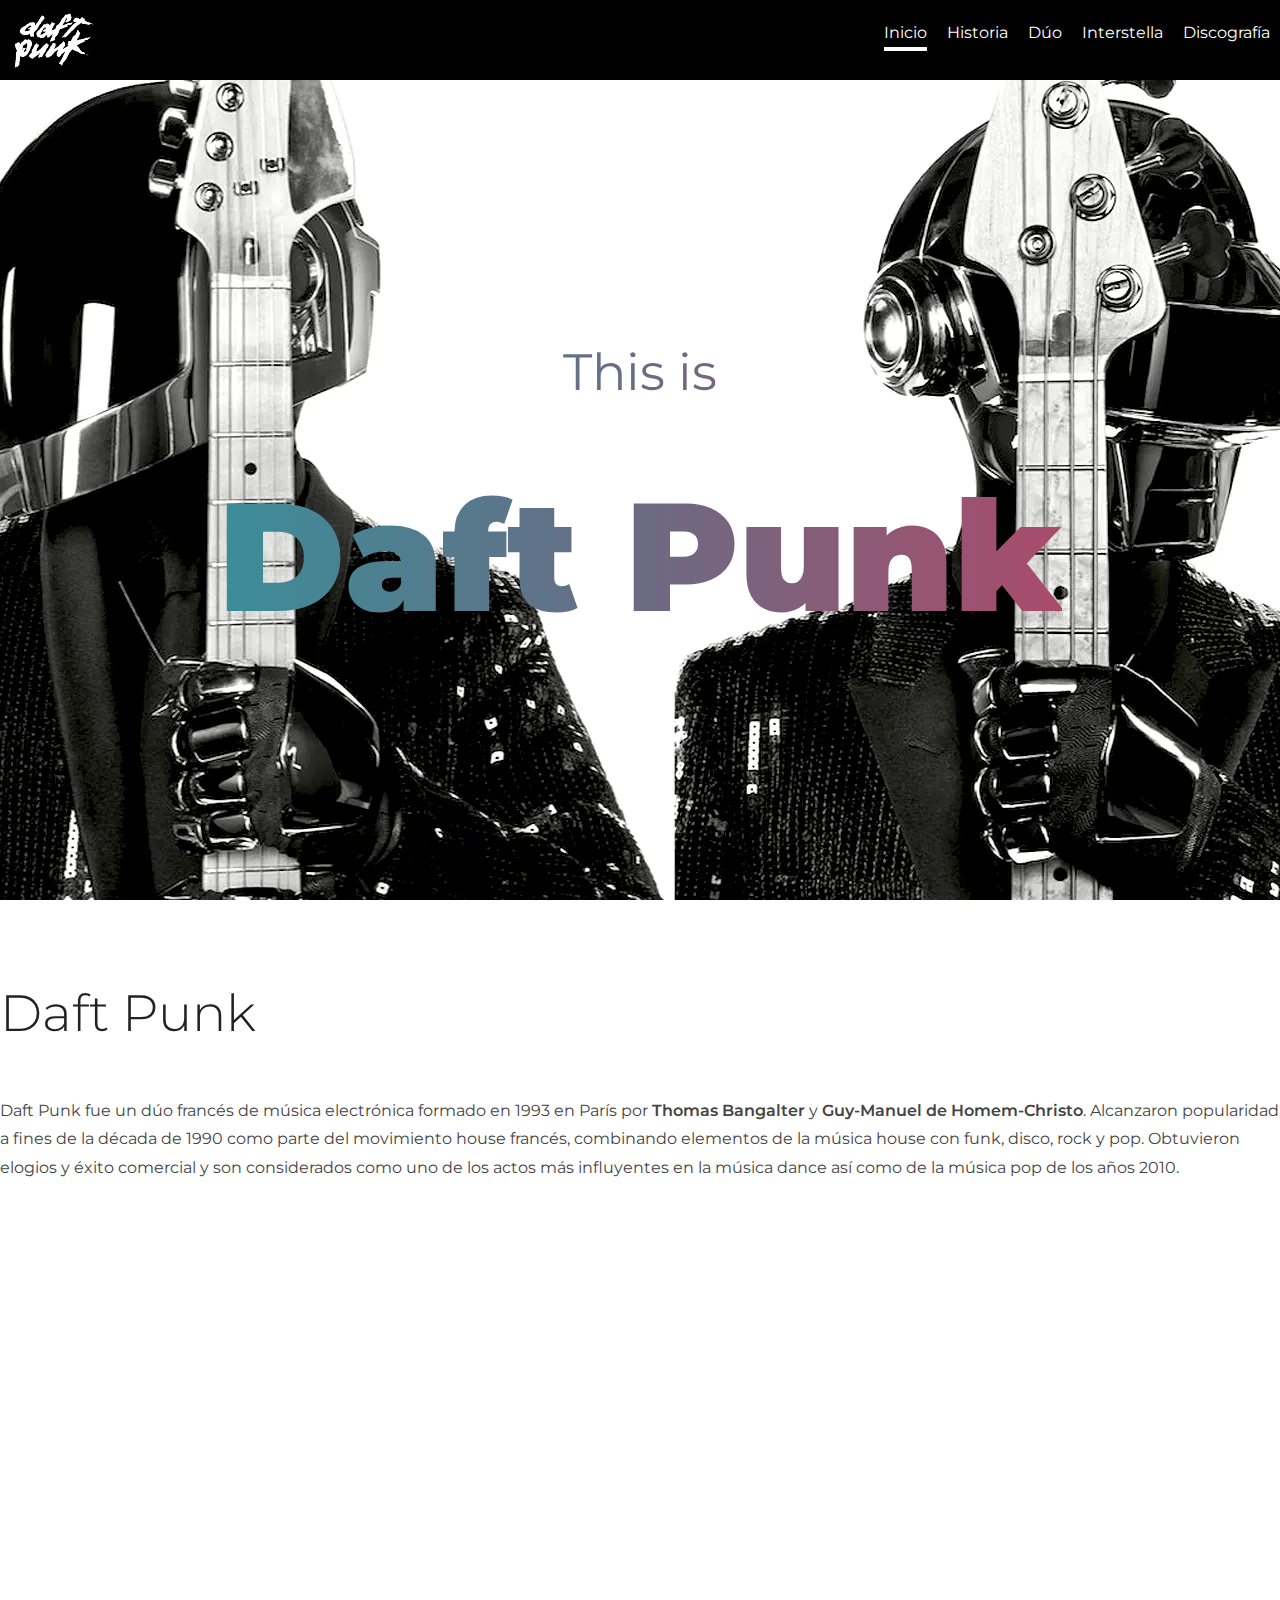
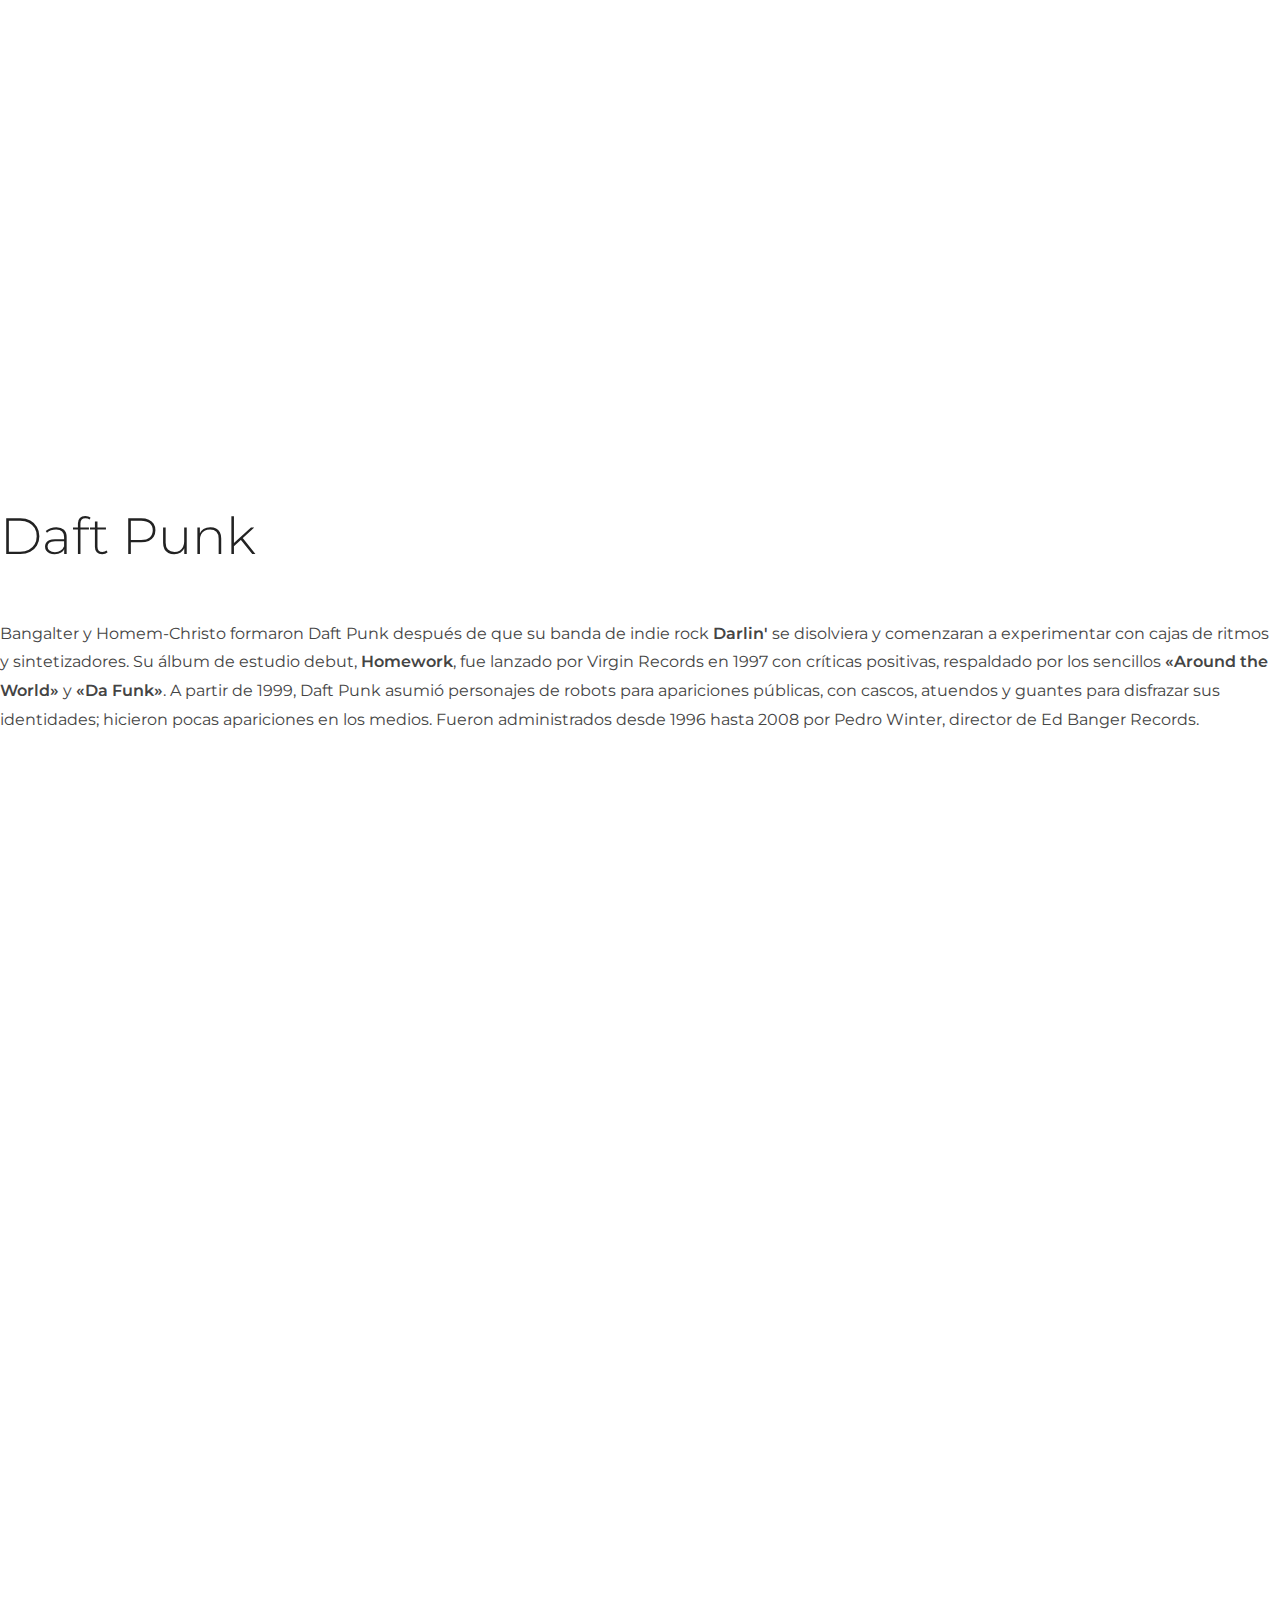
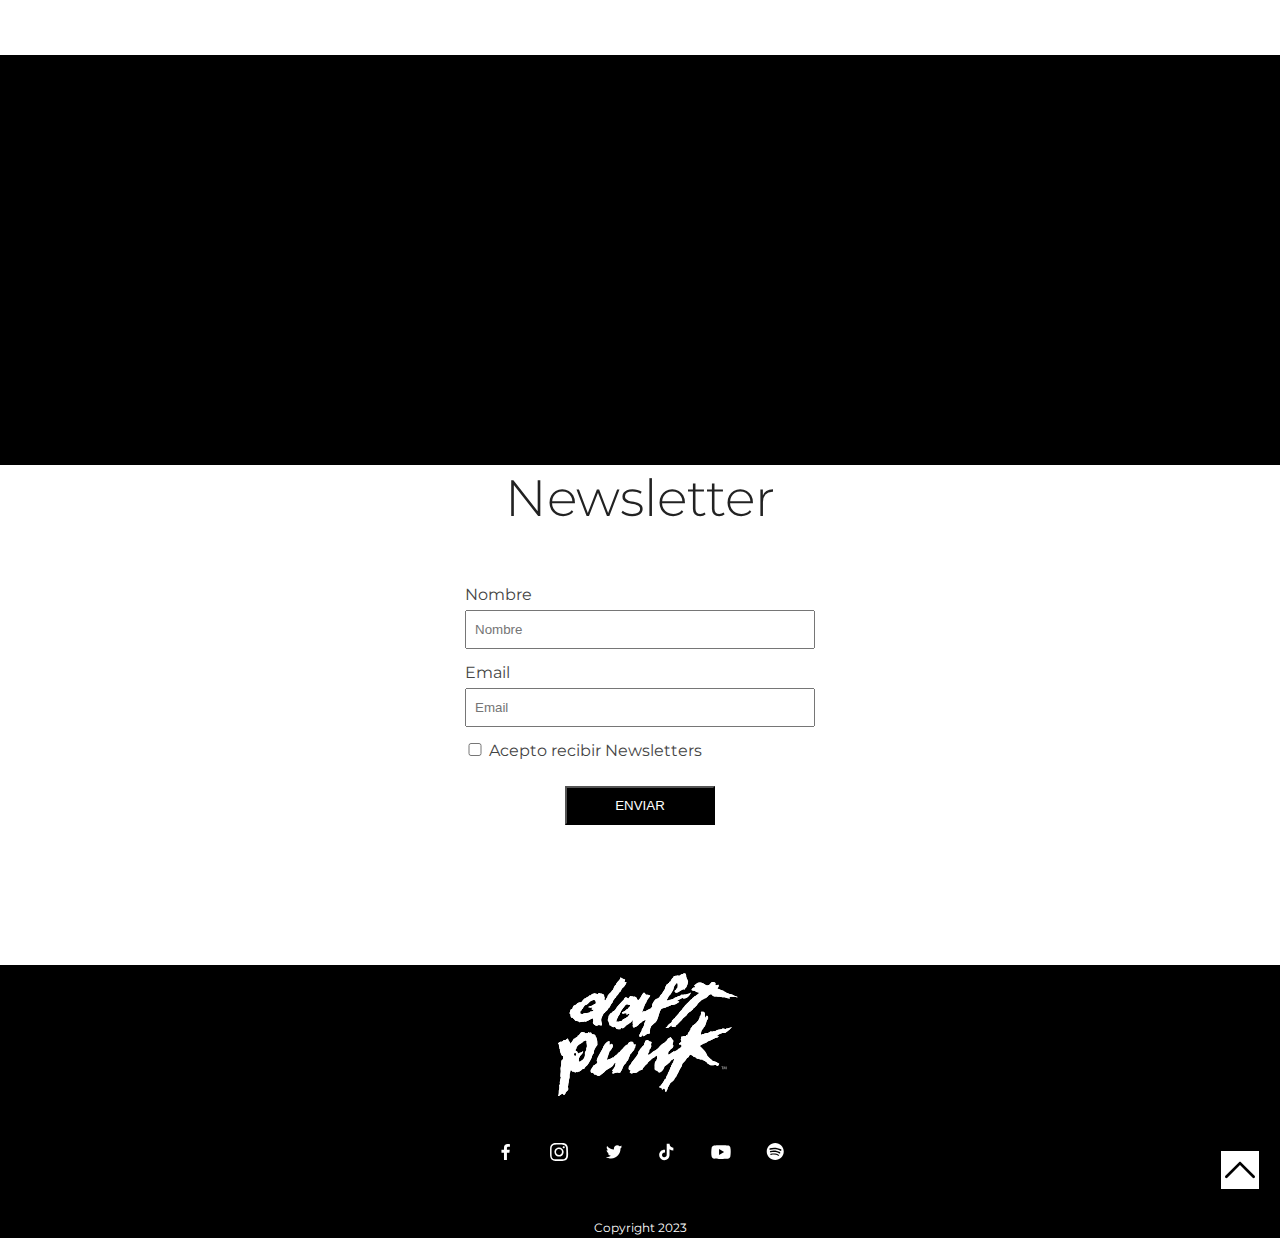
<file: index.html>
<!DOCTYPE html>
<html lang="en">

<head>
  <meta charset="UTF-8">
  <meta name="viewport" content="width=device-width, initial-scale=1.0">
  <!-- SEO -->
  <title>Daft Punk</title>
  <meta name="description"
    content="Website dedicado al dúo francés de música electrónica Daft Punk (1993 - 2021). Historia, biografía, discografía y su largometraje Interstella 5555">
  <meta name="keywords" content="Daft Punk, dúo francés, música electrónica, Interstella">
  <meta name="theme-color" content="#000000">
  <link rel="icon" href="./img/favicon/favicon.ico">
  <!-- Fonts -->
  <link rel="preconnect" href="https://fonts.googleapis.com">
  <link rel="preconnect" href="https://fonts.gstatic.com" crossorigin>
  <link href="https://fonts.googleapis.com/css2?family=Montserrat:wght@300;400;600;900&display=swap" rel="stylesheet">
  <!-- Bootstrap -->
  <link href="https://cdn.jsdelivr.net/npm/bootstrap@5.3.2/dist/css/bootstrap.min.css" rel="stylesheet"
    integrity="sha384-T3c6CoIi6uLrA9TneNEoa7RxnatzjcDSCmG1MXxSR1GAsXEV/Dwwykc2MPK8M2HN" crossorigin="anonymous">
  <!-- Style -->
  <link rel="stylesheet" href="./scss/style.css">

</head>

<body>

  <!-- Header -->
  <header class="header container-fluid">
    <a class="header__logo" href="index.html"></a>
    <nav class="header__menu">
      <input type="checkbox" id="menu__mobile">
      <span class="header__icon-open"></span>
      <span class="header__icon-close"></span>
      <ul>
        <li><a class="header__link header__link--active" href="index.html">Inicio</a></li>
        <li><a class="header__link" href="./pages/historia.html">Historia</a></li>
        <li><a class="header__link" href="./pages/duo.html">Dúo</a></li>
        <li><a class="header__link" href="./pages/interstella.html">Interstella</a></li>
        <li><a class="header__link" href="./pages/discografia.html">Discografía</a></li>
      </ul>
    </nav>
  </header>

  <!-- Main -->
  <main id="top">

    <!-- Intro -->
    <section id="backgroundA" class="intro bg--fixed">
      <div class="container">
        <h1 class="intro__title"><span>This is</span>Daft Punk</h1>
      </div>
    </section>

    <!-- Texto 1 -->
    <section class="section">
      <div class="container">
        <div class="row py-5">
          <div class="col-lg-6 col-md-4"></div>
          <div class="col-lg-6 col-md-8 p-3 p-lg-5">
            <h2 class="section__title">Daft Punk</h2>
            <p>Daft Punk fue un dúo francés de música electrónica formado en 1993 en París por <strong>Thomas
                Bangalter</strong> y
              <strong>Guy-Manuel de Homem-Christo</strong>. Alcanzaron popularidad a fines de la década de 1990 como
              parte del movimiento
              house francés, combinando elementos de la música house con funk, disco, rock y pop. Obtuvieron elogios y
              éxito comercial y son considerados como uno de los actos más influyentes en la música dance así como de la
              música pop de los años 2010.
            </p>
          </div>
        </div>
      </div>
    </section>

    <!-- fondo fijo B -->
    <section id="backgroundB" class="section bg--fixed">
    </section>

    <!-- Texto 2 -->
    <section class="section">
      <div class="container">
        <div class="row py-5">
          <div class="col-lg-6 col-md-8 p-3 p-lg-5">
            <h2 class="section__title">Daft Punk</h2>
            <p>Bangalter y Homem-Christo formaron Daft Punk después de que su banda de indie rock
              <strong>Darlin'</strong> se disolviera
              y comenzaran a experimentar con cajas de ritmos y sintetizadores. Su álbum de estudio debut,
              <strong>Homework</strong>, fue
              lanzado por Virgin Records en 1997 con críticas positivas, respaldado por los sencillos <strong>«Around
                the World»</strong>
              y <strong>«Da Funk»</strong>. A partir de 1999, Daft Punk asumió personajes de robots para apariciones
              públicas, con
              cascos, atuendos y guantes para disfrazar sus identidades; hicieron pocas apariciones en los medios.
              Fueron administrados desde 1996 hasta 2008 por Pedro Winter, director de Ed Banger Records.
            </p>
          </div>
          <div class="col-lg-6 col-md-4"></div>
        </div>
      </div>
    </section>

    <!-- fondo fijo C -->
    <section id="backgroundC" class="section bg--fixed">
    </section>

    <!-- video -->
    <section class="section section--black">
      <div class="container">
        <div class="row py-5">
          <iframe frameborder="0" allowfullscreen="1"
            allow="accelerometer; autoplay; clipboard-write; encrypted-media; gyroscope; picture-in-picture; web-share"
            title="Daft Punk - Memory Tapes - Episode 5 - Todd Edwards (Official Video)" width="100%" height="400"
            src="https://www.youtube.com/embed/0qpD-w7-DAE?controls=1&amp;iv_load_policy=3&amp;loop=0&amp;rel=0&amp;autoplay=0&amp;mute=0&amp;enablejsapi=1&amp;origin=https%3A%2F%2Fwww.daftpunk.com&amp;widgetid=3"
            id="widget4" data-gtm-yt-inspected-8="true"></iframe>
        </div>
      </div>
    </section>

    <!-- formulario -->
    <section class="section">
      <div class="container">
        <div class="row py-5">
          <div class="col">
            <h2 class="section__title--form">Newsletter</h2>
            <form class="section__form" action="" method="" enctype="text/plain">
              <label for="name" required>Nombre</label>
              <input type="text" id="fname" name="name" placeholder="Nombre">
              <label for="mail" required>Email</label>
              <input type="email" id="mail" name="mail" placeholder="Email">
              <input type="checkbox" id="accept" name="accept">
              <label for="accept">Acepto recibir Newsletters</label>
              <input type="submit" value="Enviar">
            </form>
          </div>
        </div>
      </div>
    </section>

  </main>

  <!-- Footer -->
  <footer class="footer container-fluid">
    <div class="row pt-5 pb-5">
      <div class="col">
        <a href="#top" class="footer__top"><img src="./img/top.svg" alt="Volver arriba"></a>
        <img class="footer__logo" src="./img/logo.svg" alt="Logo Daft Punk">
        <ul class="footer__menu">
          <li><a href="https://www.facebook.com/" target="_blank" title="Facebook"><img src="./img/fb.svg"
                alt="Facebook"></a></li>
          <li><a href="https://www.instagram.com/" target="_blank" title="Instagram"><img src="./img/ig.svg"
                alt="Instagram"></a></li>
          <li><a href="https://twitter.com/home?lang=es" target="_blank" title="Twitter"><img src="./img/tw.svg"
                alt="Twitter"></a></li>
          <li><a href="https://www.tiktok.com/es/" target="_blank" title="TikTok"><img src="./img/tt.svg"
                alt="TikTok"></a>
          </li>
          <li><a href="https://www.youtube.com/" target="_blank" title="Youtube"><img src="./img/yt.svg"
                alt="Youtube"></a>
          </li>
          <li><a href="https://open.spotify.com/intl-es" target="_blank" title="Spotify"><img src="./img/sp.svg"
                alt="Spotify"></a></li>
        </ul>
        <p class="footer__copy">Copyright 2023</p>
      </div>
    </div>
  </footer>


  <!-- Bootstrap -->
  <script src="https://cdn.jsdelivr.net/npm/bootstrap@5.3.2/dist/js/bootstrap.bundle.min.js"
    integrity="sha384-C6RzsynM9kWDrMNeT87bh95OGNyZPhcTNXj1NW7RuBCsyN/o0jlpcV8Qyq46cDfL"
    crossorigin="anonymous"></script>


</body>

</html>
</file>
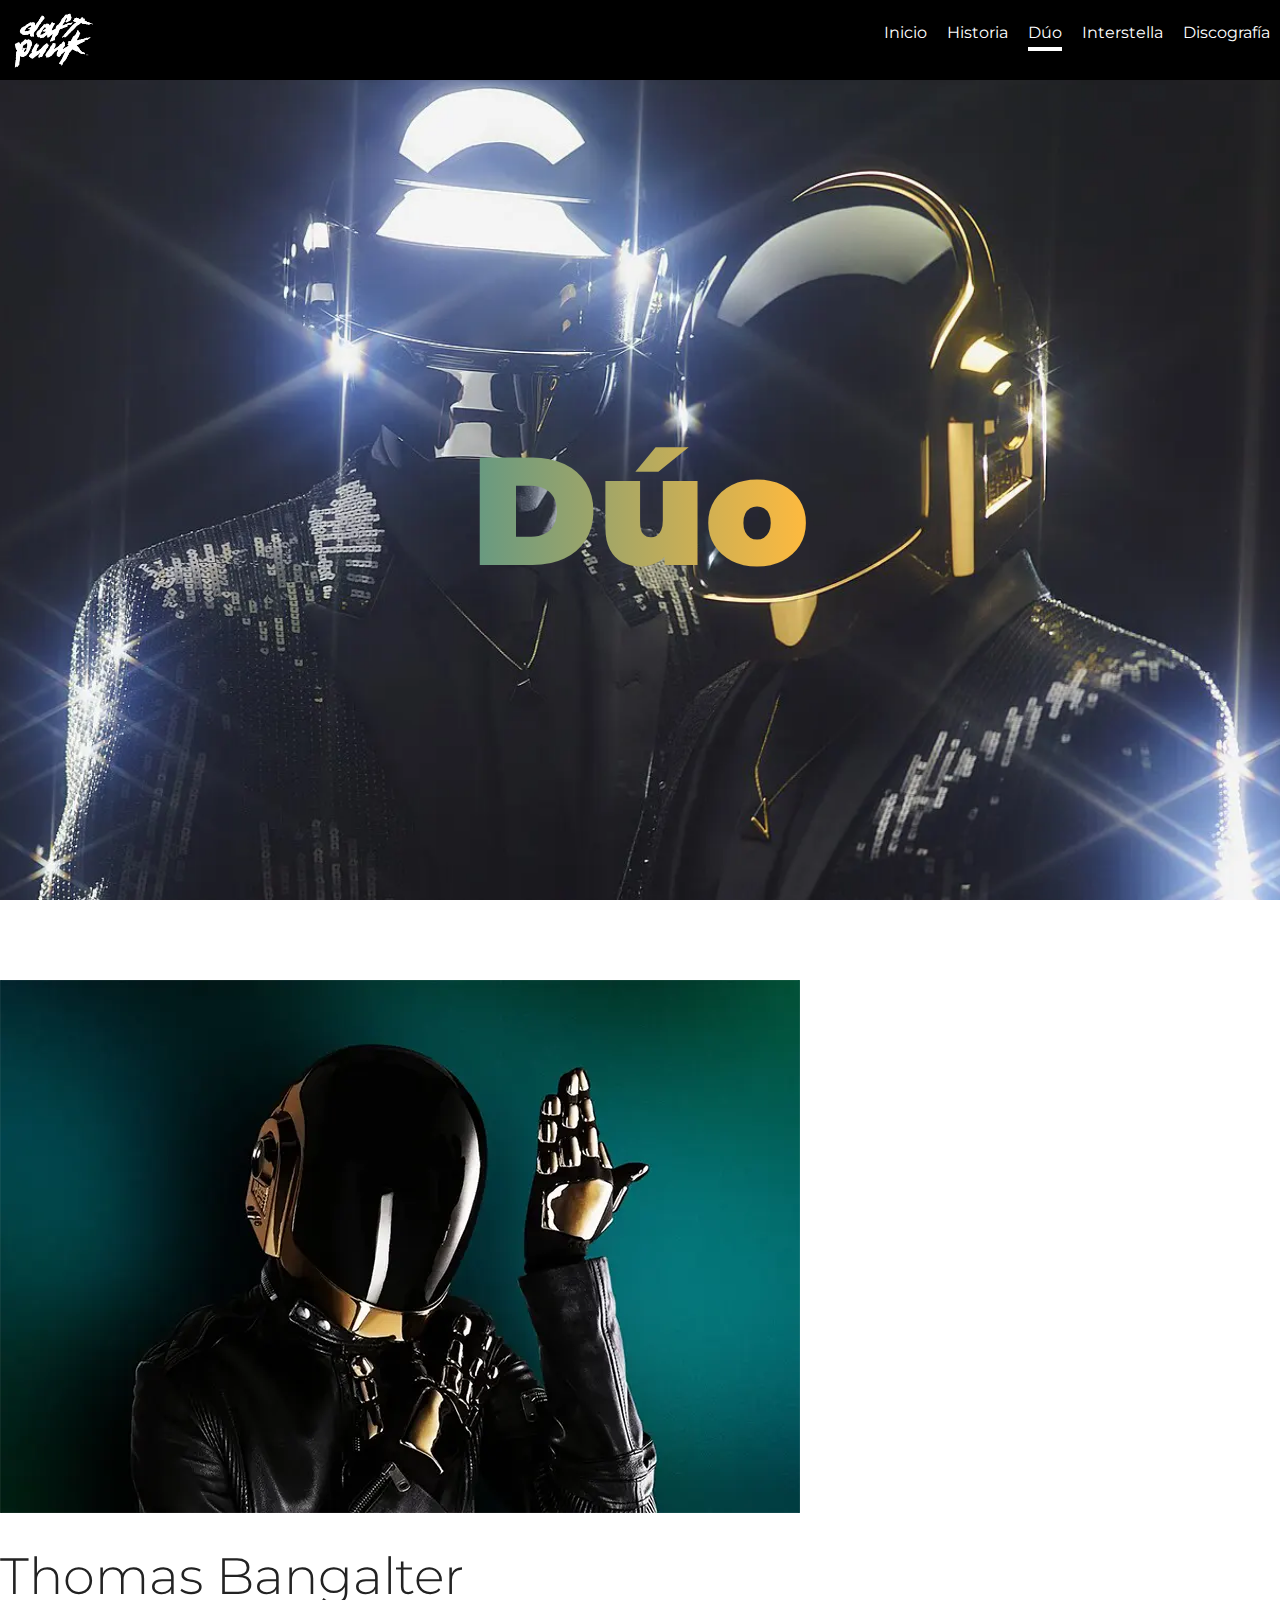
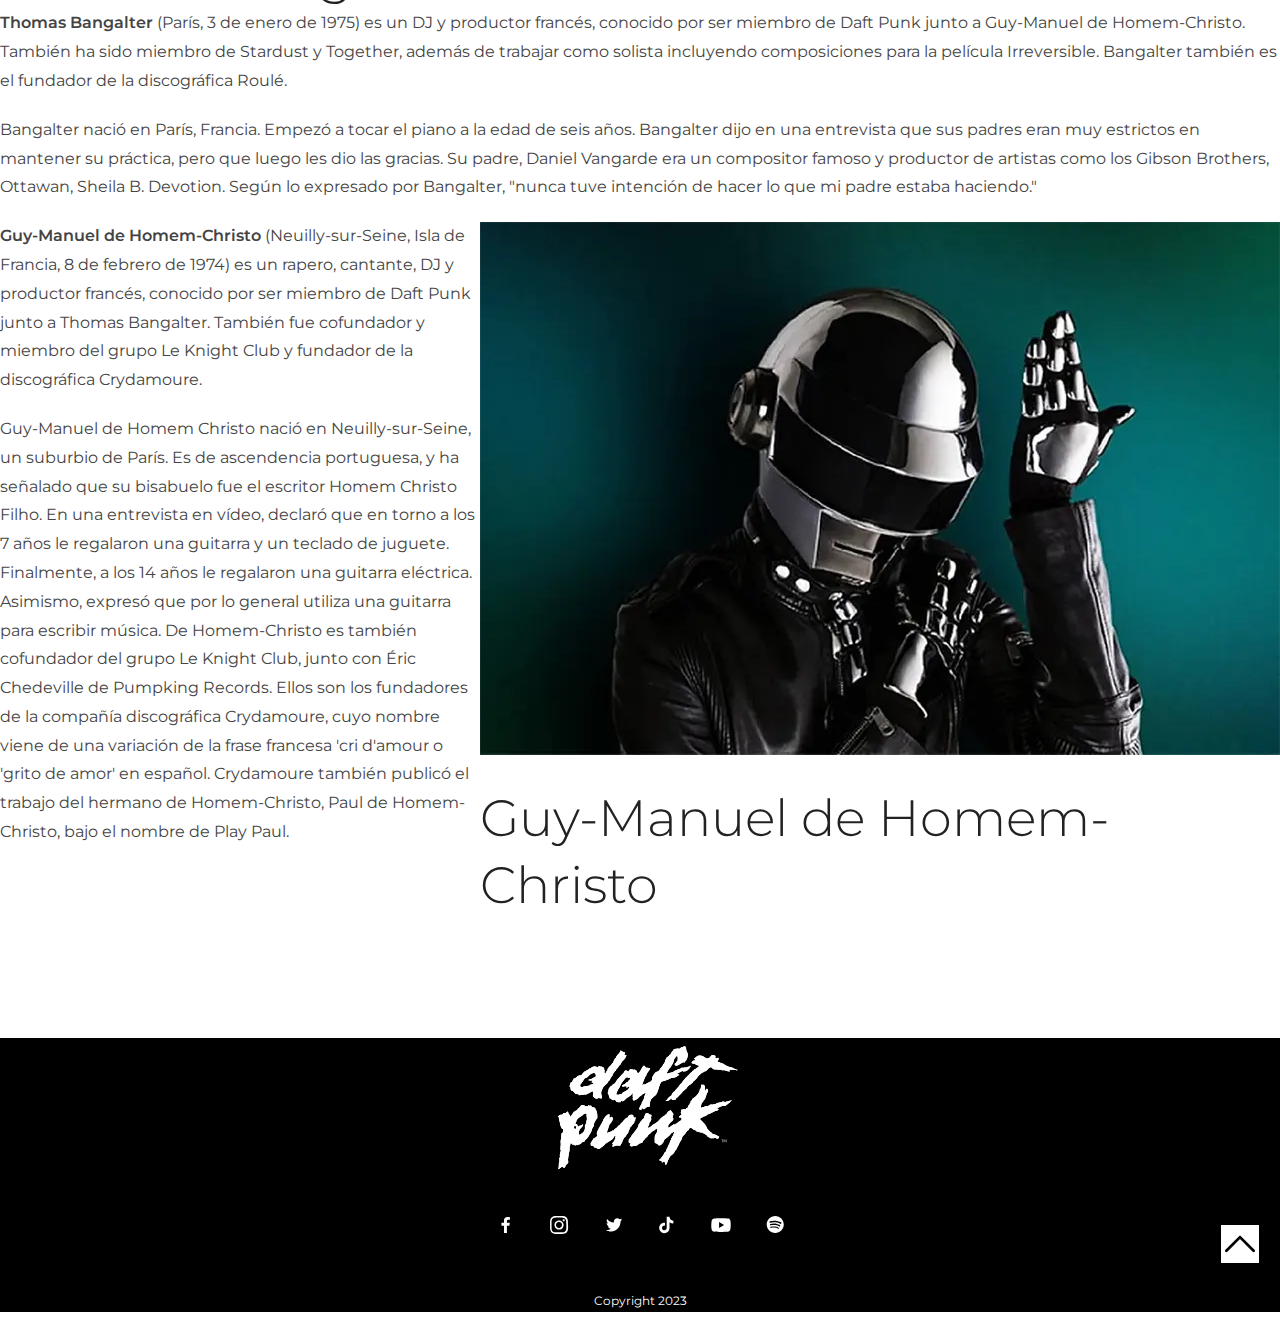
<file: pages/duo.html>
<!DOCTYPE html>
<html lang="en">

<head>
  <meta charset="UTF-8">
  <meta name="viewport" content="width=device-width, initial-scale=1.0">
  <!-- SEO -->
  <title>Daft Punk - Dúo</title>
  <meta name="description"
    content="Daft Punk fue un dúo francés de música electrónica formado en 1993 por Thomas Bangalter y Guy-Manuel de Homem-Christo">
  <meta name="keywords" content="Daft Punk, dúo francés, música electrónica, Interstella 5555">
  <meta name="theme-color" content="#000000">
  <link rel="icon" href="../img/favicon/favicon.ico">
  <!-- Fonts -->
  <link rel="preconnect" href="https://fonts.googleapis.com">
  <link rel="preconnect" href="https://fonts.gstatic.com" crossorigin>
  <link href="https://fonts.googleapis.com/css2?family=Montserrat:wght@300;400;600;900&display=swap" rel="stylesheet">
  <!-- Bootstrap -->
  <link href="https://cdn.jsdelivr.net/npm/bootstrap@5.3.2/dist/css/bootstrap.min.css" rel="stylesheet"
    integrity="sha384-T3c6CoIi6uLrA9TneNEoa7RxnatzjcDSCmG1MXxSR1GAsXEV/Dwwykc2MPK8M2HN" crossorigin="anonymous">
  <!-- Style -->
  <link rel="stylesheet" href="../scss/style.css">

</head>

<body>

  <!-- Header -->
  <header class="header container-fluid">
    <a class="header__logo" href="../index.html"></a>
    <nav class="header__menu">
      <input type="checkbox" id="menu__mobile">
      <span class="header__icon-open"></span>
      <span class="header__icon-close"></span>
      <ul>
        <li><a class="header__link" href="../index.html">Inicio</a></li>
        <li><a class="header__link" href="./historia.html">Historia</a></li>
        <li><a class="header__link header__link--active" href="./duo.html">Dúo</a></li>
        <li><a class="header__link" href="./interstella.html">Interstella</a></li>
        <li><a class="header__link" href="./discografia.html">Discografía</a></li>
      </ul>
    </nav>
  </header>

  <!-- Main -->
  <main id="top">

    <!-- Intro -->
    <section id="duoIntro" class="intro bg--fixed">
      <div class="container">
        <h1 class="intro__title">Dúo</h1>
      </div>
    </section>

    <!-- texto duo -->

    <section class="section">
      <div class="container">

        <div class="row py-5">
          <div class="col-lg-6 col-md-4 p-3 p-lg-5">
            <img class="img-fluid" src="../img/thomas-bangalter.webp" alt="Thomas Bangalter">
            <h2 class="section__title--duo text-end">Thomas Bangalter</h2>
          </div>
          <div class="col-lg-6 col-md-8 p-3 p-lg-5">
            <p><strong>Thomas Bangalter</strong> (París, 3 de enero de 1975) es un DJ y productor francés, conocido por
              ser miembro de
              Daft Punk junto a Guy-Manuel de Homem-Christo. También ha sido miembro de Stardust y Together, además de
              trabajar como solista incluyendo composiciones para la película Irreversible. Bangalter también es el
              fundador de la discográfica Roulé.</p>
            <p>Bangalter nació en París, Francia. Empezó a tocar el piano a la edad de seis años. Bangalter dijo en una
              entrevista que sus padres eran muy estrictos en mantener su práctica, pero que luego les dio las gracias.
              Su padre, Daniel Vangarde era un compositor famoso y productor de artistas como los Gibson Brothers,
              Ottawan, Sheila B. Devotion. Según lo expresado por Bangalter, "nunca tuve intención de hacer lo que mi
              padre estaba haciendo."</p>
          </div>
        </div>

        <div class="row py-5 row--reverse">
          <div class="col-lg-6 col-md-8 p-3 p-lg-5">
            <p><strong>Guy-Manuel de Homem-Christo</strong> (Neuilly-sur-Seine, Isla de Francia, 8 de febrero de 1974)
              es un rapero,
              cantante, DJ y productor francés, conocido por ser miembro de Daft Punk junto a Thomas Bangalter. También
              fue cofundador y miembro del grupo Le Knight Club y fundador de la discográfica Crydamoure.</p>
            <p>Guy-Manuel de Homem Christo nació en Neuilly-sur-Seine, un suburbio de París. Es de ascendencia
              portuguesa, y ha señalado que su bisabuelo fue el escritor Homem Christo Filho. En una entrevista en
              vídeo, declaró que en torno a los 7 años le regalaron una guitarra y un teclado de juguete. Finalmente, a
              los 14 años le regalaron una guitarra eléctrica. Asimismo, expresó que por lo general utiliza una guitarra
              para escribir música. De Homem-Christo es también cofundador del grupo Le Knight Club, junto con Éric
              Chedeville de Pumpking Records. Ellos son los fundadores de la compañía discográfica Crydamoure, cuyo
              nombre viene de una variación de la frase francesa 'cri d'amour o 'grito de amor' en español. Crydamoure
              también publicó el trabajo del hermano de Homem-Christo, Paul de Homem-Christo, bajo el nombre de Play
              Paul.</p>
          </div>
          <div class="col-lg-6 col-md-4 p-3 p-lg-5">
            <img class="img-fluid" src="../img/guy-manuel.webp" alt="Guy-Manuel de Homem-Christo">
            <h2 class="section__title--duo">Guy-Manuel de Homem-Christo</h2>
          </div>

        </div>





    </section>
  </main>

  <!-- Footer -->
  <footer class="footer container-fluid">
    <div class="row pt-5 pb-5">
      <div class="col">
        <a href="#top" class="footer__top"><img src="../img/top.svg" alt="Volver arriba"></a>
        <img class="footer__logo" src="../img/logo.svg" alt="Logo Daft Punk">
        <ul class="footer__menu">
          <li><a href="https://www.facebook.com/" target="_blank" title="Facebook"><img src="../img/fb.svg"
                alt="Facebook"></a></li>
          <li><a href="https://www.instagram.com/" target="_blank" title="Instagram"><img src="../img/ig.svg"
                alt="Instagram"></a></li>
          <li><a href="https://twitter.com/home?lang=es" target="_blank" title="Twitter"><img src="../img/tw.svg"
                alt="Twitter"></a></li>
          <li><a href="https://www.tiktok.com/es/" target="_blank" title="TikTok"><img src="../img/tt.svg"
                alt="TikTok"></a>
          </li>
          <li><a href="https://www.youtube.com/" target="_blank" title="Youtube"><img src="../img/yt.svg"
                alt="Youtube"></a>
          </li>
          <li><a href="https://open.spotify.com/intl-es" target="_blank" title="Spotify"><img src="../img/sp.svg"
                alt="Spotify"></a></li>
        </ul>
        <p class="footer__copy">Copyright 2023</p>
      </div>
    </div>
  </footer>

  <!-- Bootstrap -->
  <script src="https://cdn.jsdelivr.net/npm/bootstrap@5.3.2/dist/js/bootstrap.bundle.min.js"
    integrity="sha384-C6RzsynM9kWDrMNeT87bh95OGNyZPhcTNXj1NW7RuBCsyN/o0jlpcV8Qyq46cDfL"
    crossorigin="anonymous"></script>
</body>

</html>
</file>
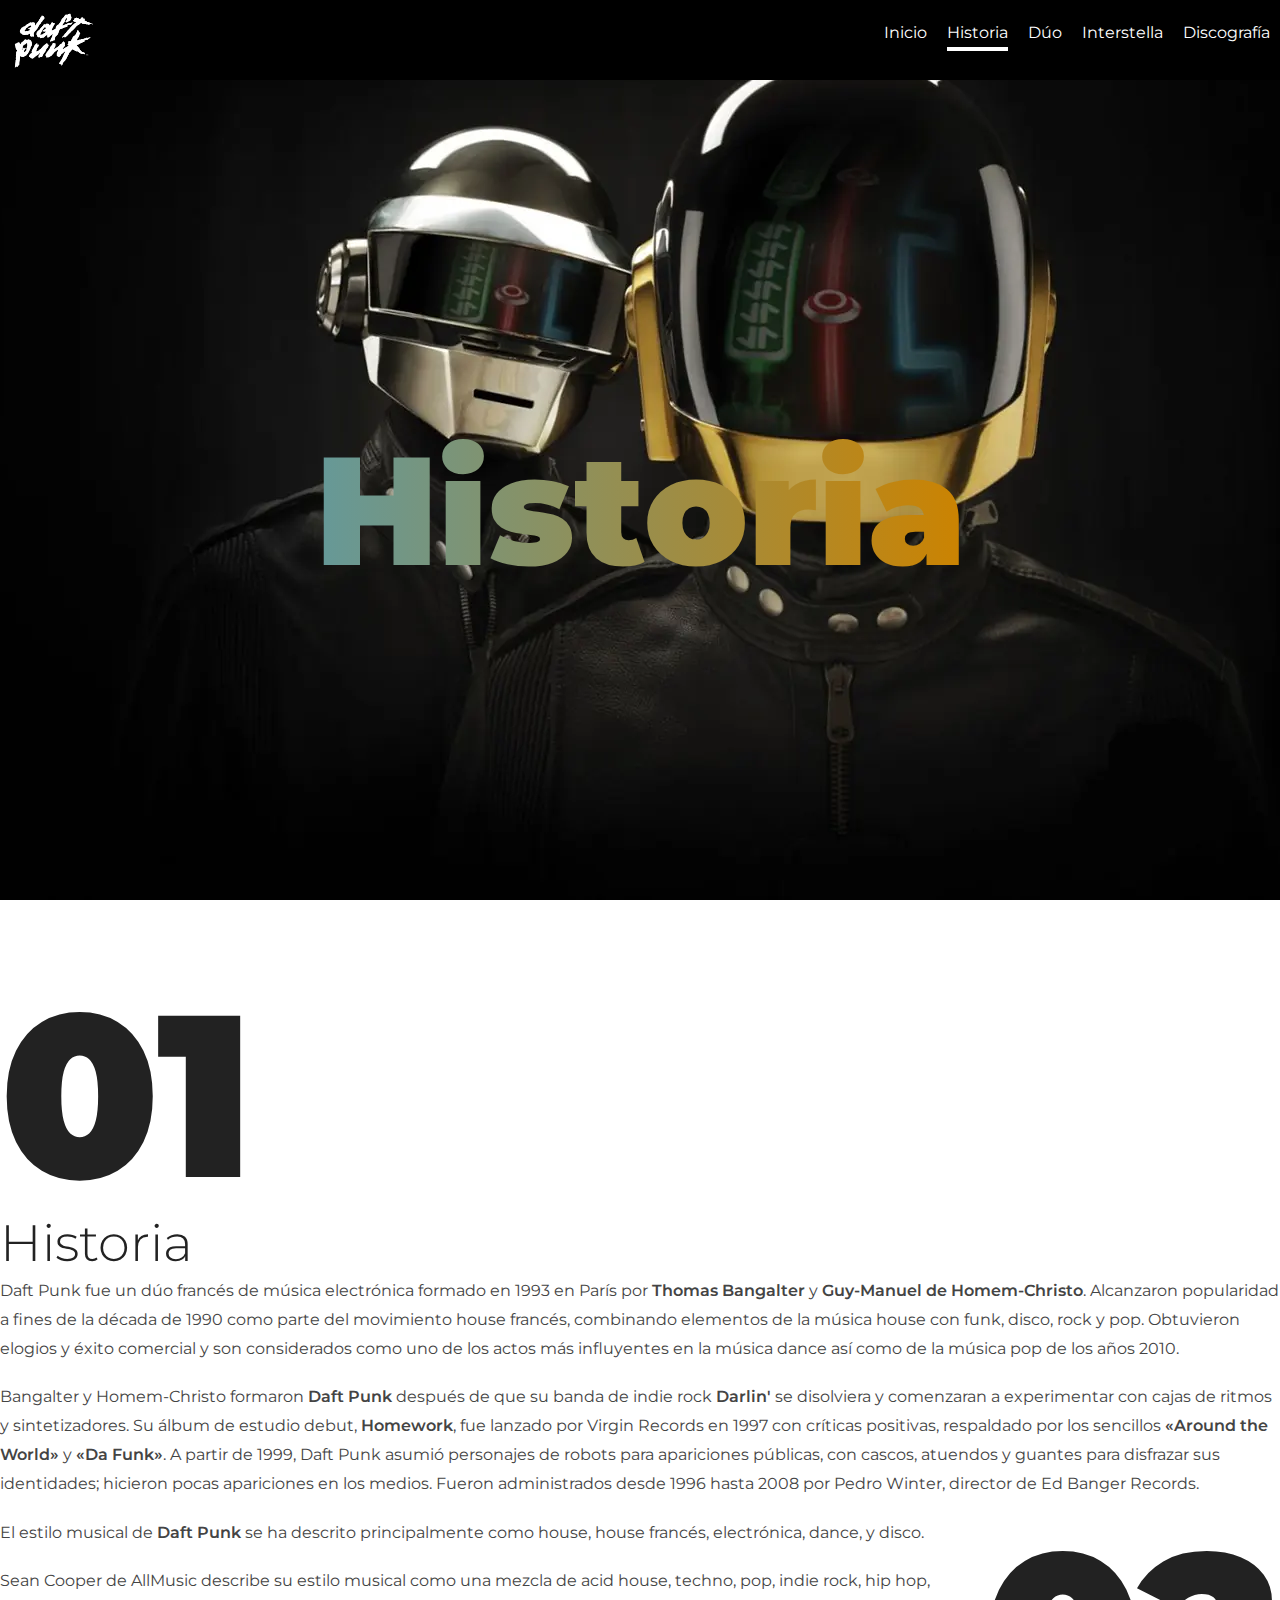
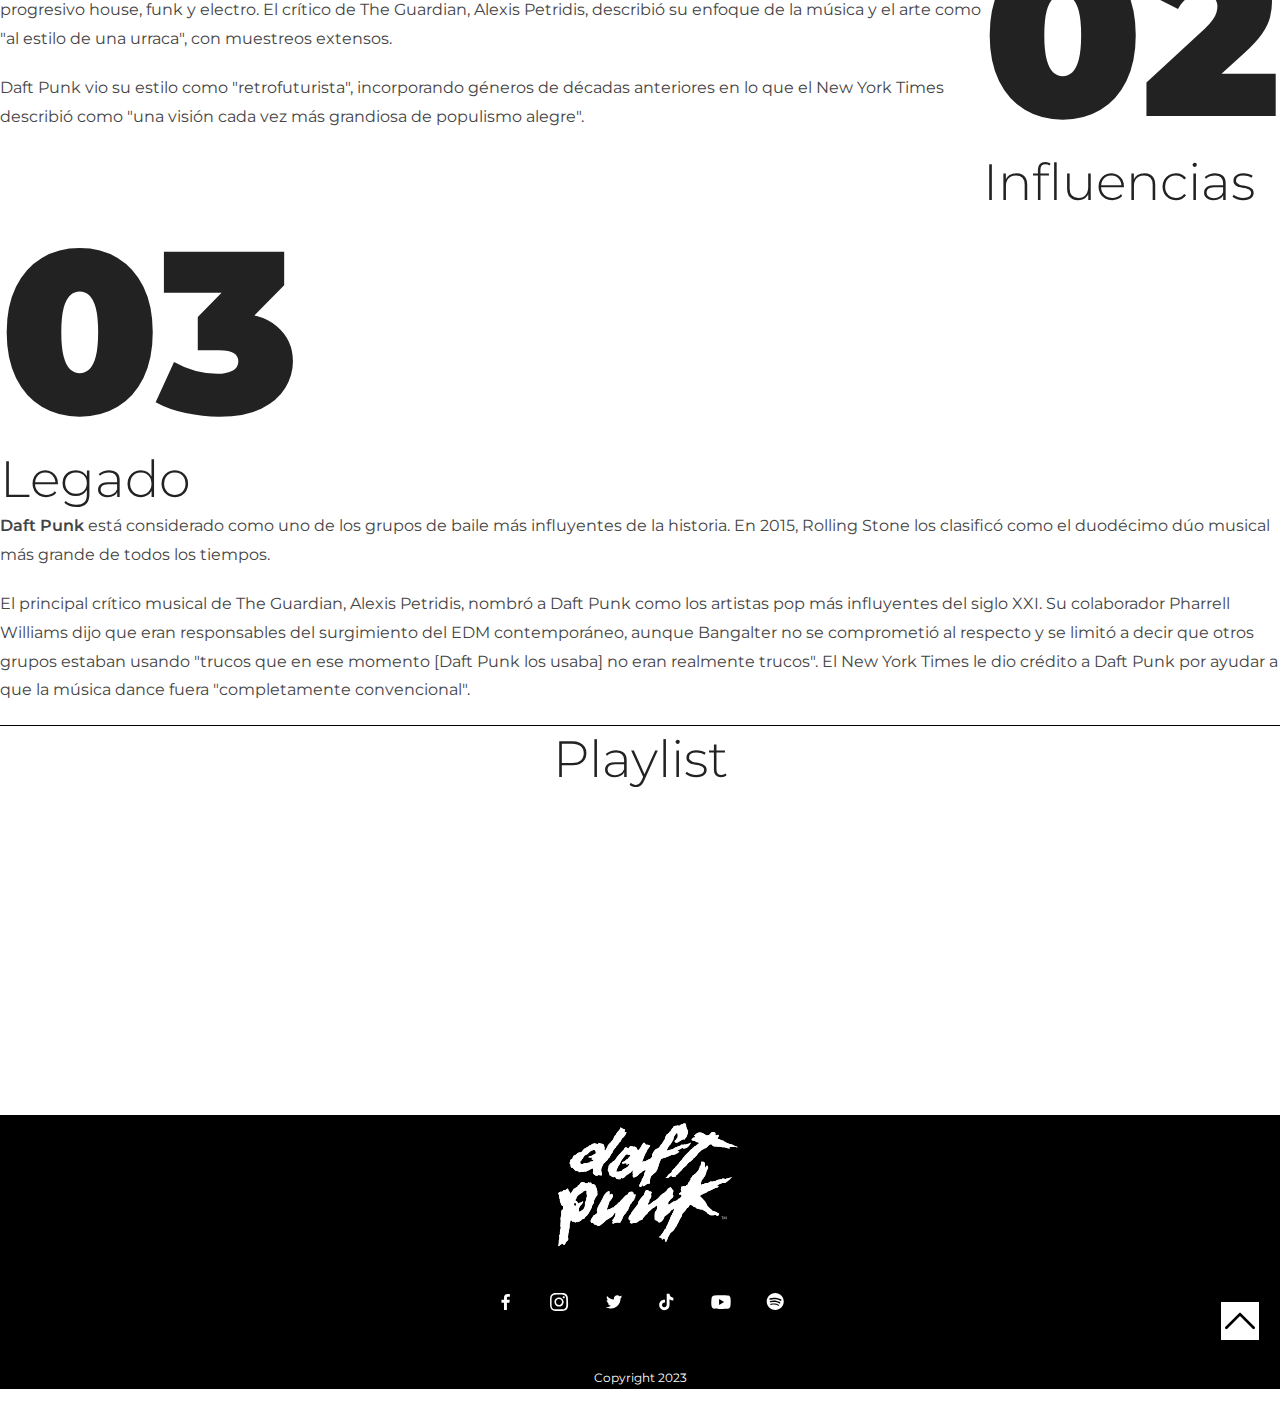
<file: pages/historia.html>
<!DOCTYPE html>
<html lang="en">

<head>
  <meta charset="UTF-8">
  <meta name="viewport" content="width=device-width, initial-scale=1.0">
  <!-- SEO -->
  <title>Daft Punk - Historia</title>
  <meta name="description"
    content="Historia del dúo francés de música electrónica Daft Punk formado en 1993 por Thomas Bangalter y Guy-Manuel de Homem-Christo">
  <meta name="keywords" content="Daft Punk, dúo francés, música electrónica, Interstellar">
  <meta name="theme-color" content="#000000">
  <link rel="icon" href="../img/favicon/favicon.ico">
  <!-- Fonts -->
  <link rel="preconnect" href="https://fonts.googleapis.com">
  <link rel="preconnect" href="https://fonts.gstatic.com" crossorigin>
  <link href="https://fonts.googleapis.com/css2?family=Montserrat:wght@300;400;600;900&display=swap" rel="stylesheet">
  <!-- Bootstrap -->
  <link href="https://cdn.jsdelivr.net/npm/bootstrap@5.3.2/dist/css/bootstrap.min.css" rel="stylesheet"
    integrity="sha384-T3c6CoIi6uLrA9TneNEoa7RxnatzjcDSCmG1MXxSR1GAsXEV/Dwwykc2MPK8M2HN" crossorigin="anonymous">
  <!-- Style -->
  <link rel="stylesheet" href="../scss/style.css">
</head>

<body>

  <!-- Header -->
  <header class="header container-fluid">
    <a class="header__logo" href="../index.html"></a>
    <nav class="header__menu">
      <input type="checkbox" id="menu__mobile">
      <span class="header__icon-open"></span>
      <span class="header__icon-close"></span>
      <ul>
        <li><a class="header__link" href="../index.html">Inicio</a></li>
        <li><a class="header__link header__link--active" href="./historia.html">Historia</a></li>
        <li><a class="header__link" href="./duo.html">Dúo</a></li>
        <li><a class="header__link" href="./interstella.html">Interstella</a></li>
        <li><a class="header__link" href="./discografia.html">Discografía</a></li>
      </ul>
    </nav>
  </header>

  <!-- Main -->
  <main id="top">

    <!-- Intro Biografia -->
    <section id="bioIntro" class="intro bg--fixed">
      <div class="container">
        <h1 class="intro__title">Historia</h1>
      </div>
    </section>

    <!-- texto Biografia -->
    <section class="section">
      <div class="container">

        <div class="row py-5">
          <div class="col-lg-6 col-md-4 p-3 p-lg-5">
            <h2 class="section__title--bio text-end"><span>01</span>Historia</h2>
          </div>
          <div class="col-lg-6 col-md-8 p-3 p-lg-5">
            <p>Daft Punk fue un dúo francés de música electrónica formado en 1993 en París por <strong>Thomas
                Bangalter</strong> y
              <strong>Guy-Manuel de Homem-Christo</strong>. Alcanzaron popularidad a fines de la década de 1990 como
              parte del movimiento
              house francés, combinando elementos de la música house con funk, disco, rock y pop. Obtuvieron elogios y
              éxito comercial y son considerados como uno de los actos más influyentes en la música dance así como de la
              música pop de los años 2010.
            </p>
            <p>
              Bangalter y Homem-Christo formaron <strong>Daft Punk</strong> después de que su banda de indie rock
              <strong>Darlin'</strong> se disolviera y
              comenzaran a experimentar con cajas de ritmos y sintetizadores. Su álbum de estudio debut,
              <strong>Homework</strong>, fue
              lanzado por Virgin Records en 1997 con críticas positivas, respaldado por los sencillos <strong>«Around
                the World»</strong>
              y <strong>«Da Funk»</strong>. A partir de 1999, Daft Punk asumió personajes de robots para apariciones
              públicas, con
              cascos, atuendos y guantes para disfrazar sus identidades; hicieron pocas apariciones en los medios.
              Fueron administrados desde 1996 hasta 2008 por Pedro Winter, director de Ed Banger Records.
            </p>
          </div>
        </div>

        <div class="row pt-5 pb-5 row--reverse">
          <div class="col-lg-6 col-md-8 p-3 p-lg-5">
            <p>El estilo musical de <strong>Daft Punk</strong> se ha descrito principalmente como house, house francés,
              electrónica,
              dance, y disco.</p>
            <p>Sean Cooper de AllMusic describe su estilo musical como una mezcla de acid house, techno, pop, indie
              rock, hip hop, progresivo house, funk y electro. El crítico de The Guardian, Alexis Petridis, describió su
              enfoque de la música y el arte como "al estilo de una urraca", con muestreos extensos.</p>
            <p>Daft Punk vio su estilo como "retrofuturista", incorporando géneros de décadas anteriores en lo que el
              New York Times describió como "una visión cada vez más grandiosa de populismo alegre".</p>
          </div>
          <div class="col-lg-6 col-md-4 p-3 p-lg-5">
            <h2 class="section__title--bio"><span>02</span>Influencias</h2>
          </div>
        </div>

        <div class="row pt-5 pb-5">
          <div class="col-lg-6 col-md-4 p-3 p-lg-5">
            <h2 class="section__title--bio text-end"><span>03</span>Legado</h2>
          </div>
          <div class="col-lg-6 col-md-8 p-3 p-lg-5">
            <p><strong>Daft Punk</strong> está considerado como uno de los grupos de baile más influyentes de la
              historia.
              En 2015, Rolling Stone los clasificó como el duodécimo dúo musical más grande de todos los tiempos.</p>
            <p>
              El principal crítico musical de The Guardian, Alexis Petridis, nombró a Daft Punk como los artistas pop
              más influyentes del siglo XXI. Su colaborador Pharrell Williams dijo que eran responsables del surgimiento
              del EDM contemporáneo, aunque Bangalter no se comprometió al respecto y se limitó a decir que otros grupos
              estaban usando "trucos que en ese momento [Daft Punk los usaba] no eran realmente trucos". El New York
              Times le dio crédito a Daft Punk por ayudar a que la música dance fuera "completamente convencional".</p>

          </div>
        </div>
      </div>
    </section>

    <!-- Playlist -->
    <section class="section section--border">
      <div class="container">
        <div class="row py-5">
          <div class="col">
            <h2 class="section__title--play">Playlist</h2>
            <iframe class="section__play" style="border-radius:12px"
              src="https://open.spotify.com/embed/artist/4tZwfgrHOc3mvqYlEYSvVi?utm_source=generator&theme=0"
              width="100%" height="152" frameBorder="0" allowfullscreen=""
              allow="autoplay; clipboard-write; encrypted-media; fullscreen; picture-in-picture"
              loading="lazy"></iframe>
          </div>
        </div>
      </div>
    </section>

  </main>

  <!-- Footer -->
  <footer class="footer container-fluid">
    <div class="row pt-5 pb-5">
      <div class="col">
        <a href="#top" class="footer__top"><img src="../img/top.svg" alt="Volver arriba"></a>
        <img class="footer__logo" src="../img/logo.svg" alt="Logo Daft Punk">
        <ul class="footer__menu">
          <li><a href="https://www.facebook.com/" target="_blank" title="Facebook"><img src="../img/fb.svg"
                alt="Facebook"></a></li>
          <li><a href="https://www.instagram.com/" target="_blank" title="Instagram"><img src="../img/ig.svg"
                alt="Instagram"></a></li>
          <li><a href="https://twitter.com/home?lang=es" target="_blank" title="Twitter"><img src="../img/tw.svg"
                alt="Twitter"></a></li>
          <li><a href="https://www.tiktok.com/es/" target="_blank" title="TikTok"><img src="../img/tt.svg"
                alt="TikTok"></a>
          </li>
          <li><a href="https://www.youtube.com/" target="_blank" title="Youtube"><img src="../img/yt.svg"
                alt="Youtube"></a>
          </li>
          <li><a href="https://open.spotify.com/intl-es" target="_blank" title="Spotify"><img src="../img/sp.svg"
                alt="Spotify"></a></li>
        </ul>
        <p class="footer__copy">Copyright 2023</p>
      </div>
    </div>
  </footer>


  <!-- Bootstrap -->
  <script src="https://cdn.jsdelivr.net/npm/bootstrap@5.3.2/dist/js/bootstrap.bundle.min.js"
    integrity="sha384-C6RzsynM9kWDrMNeT87bh95OGNyZPhcTNXj1NW7RuBCsyN/o0jlpcV8Qyq46cDfL"
    crossorigin="anonymous"></script>
</body>

</html>
</file>
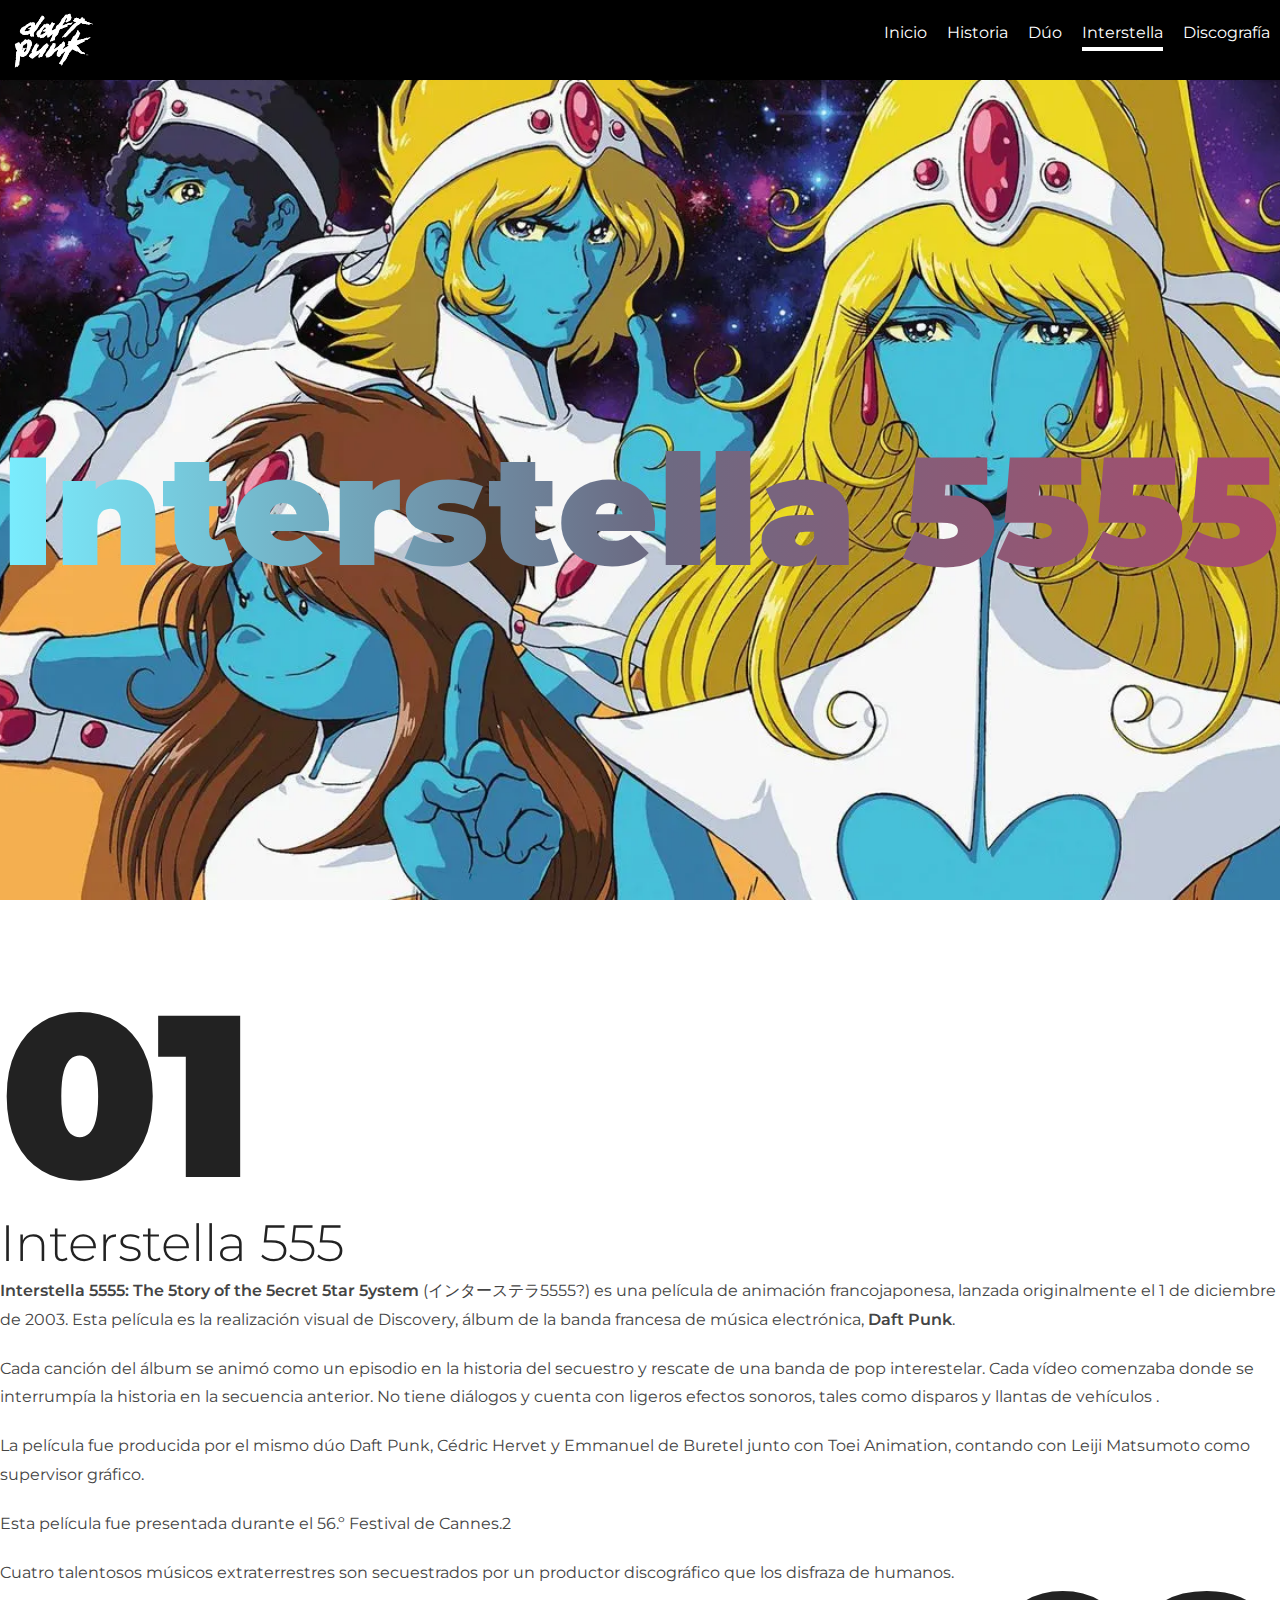
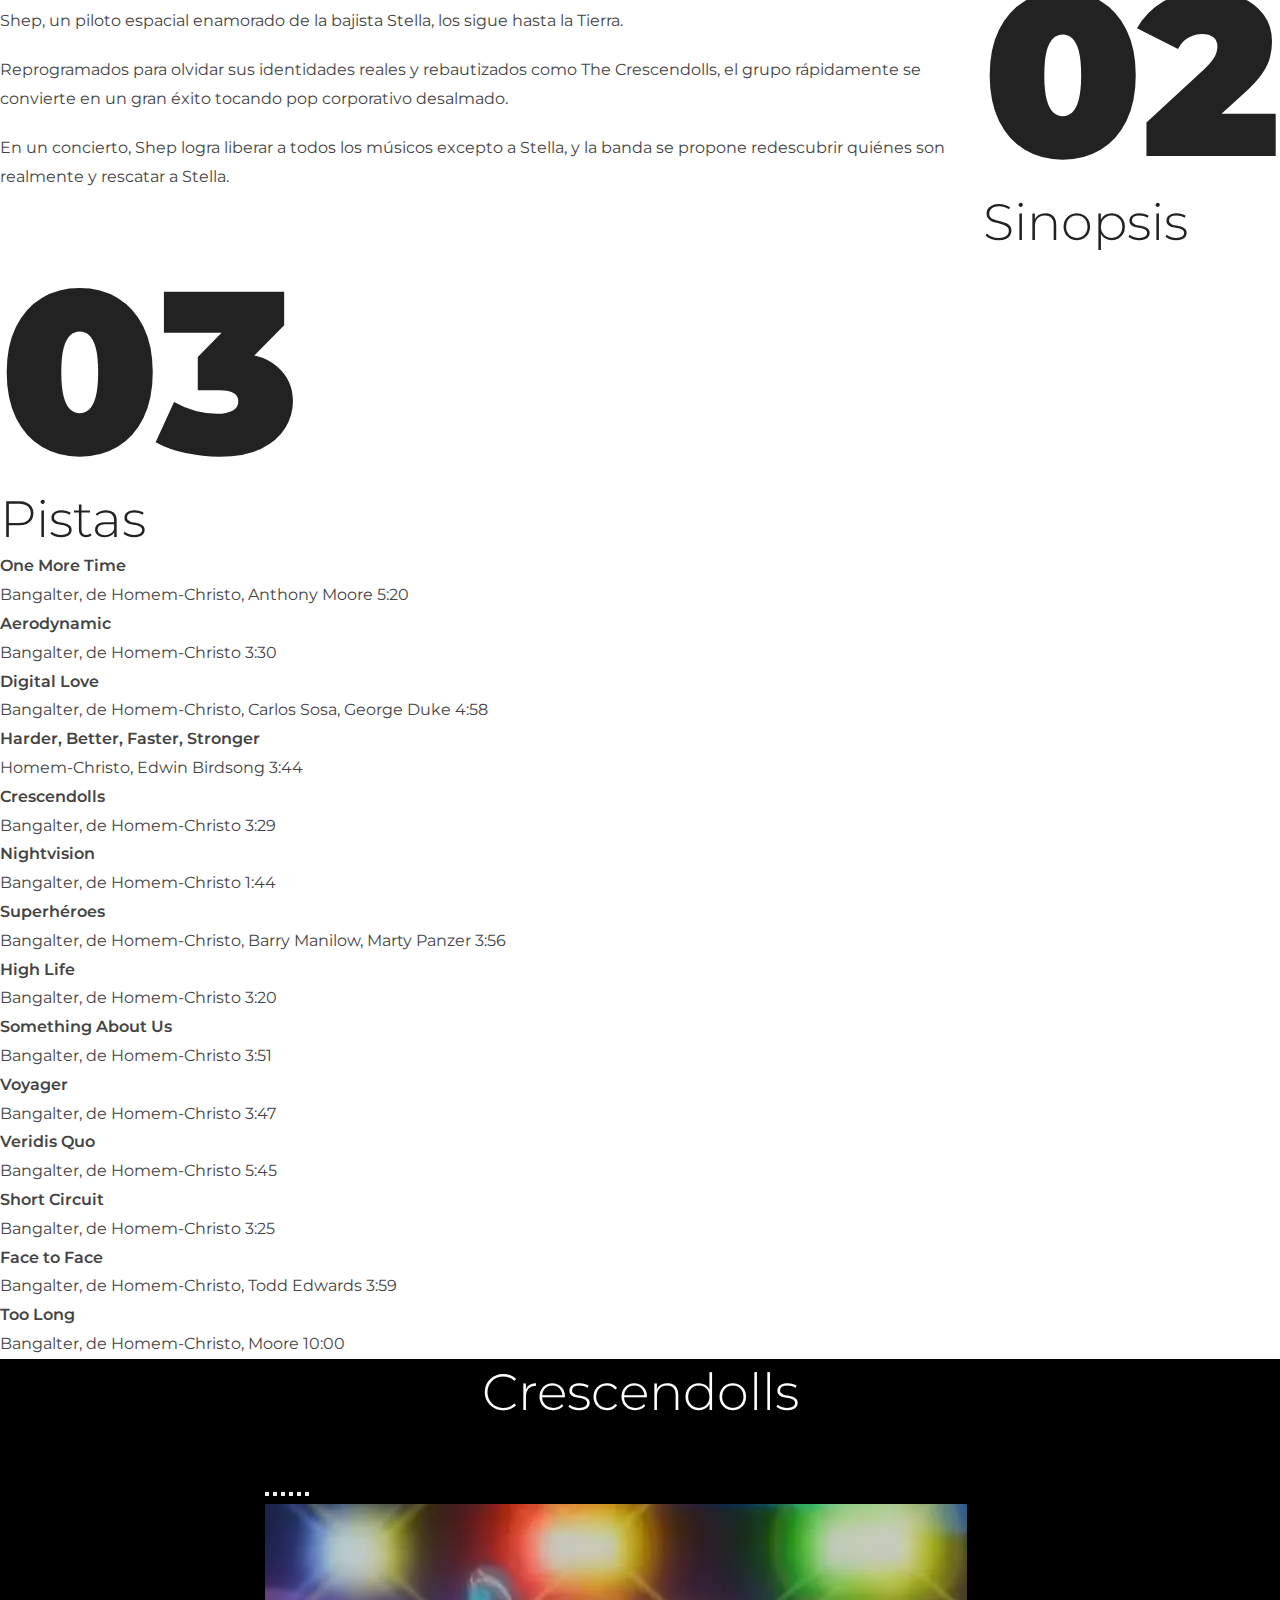
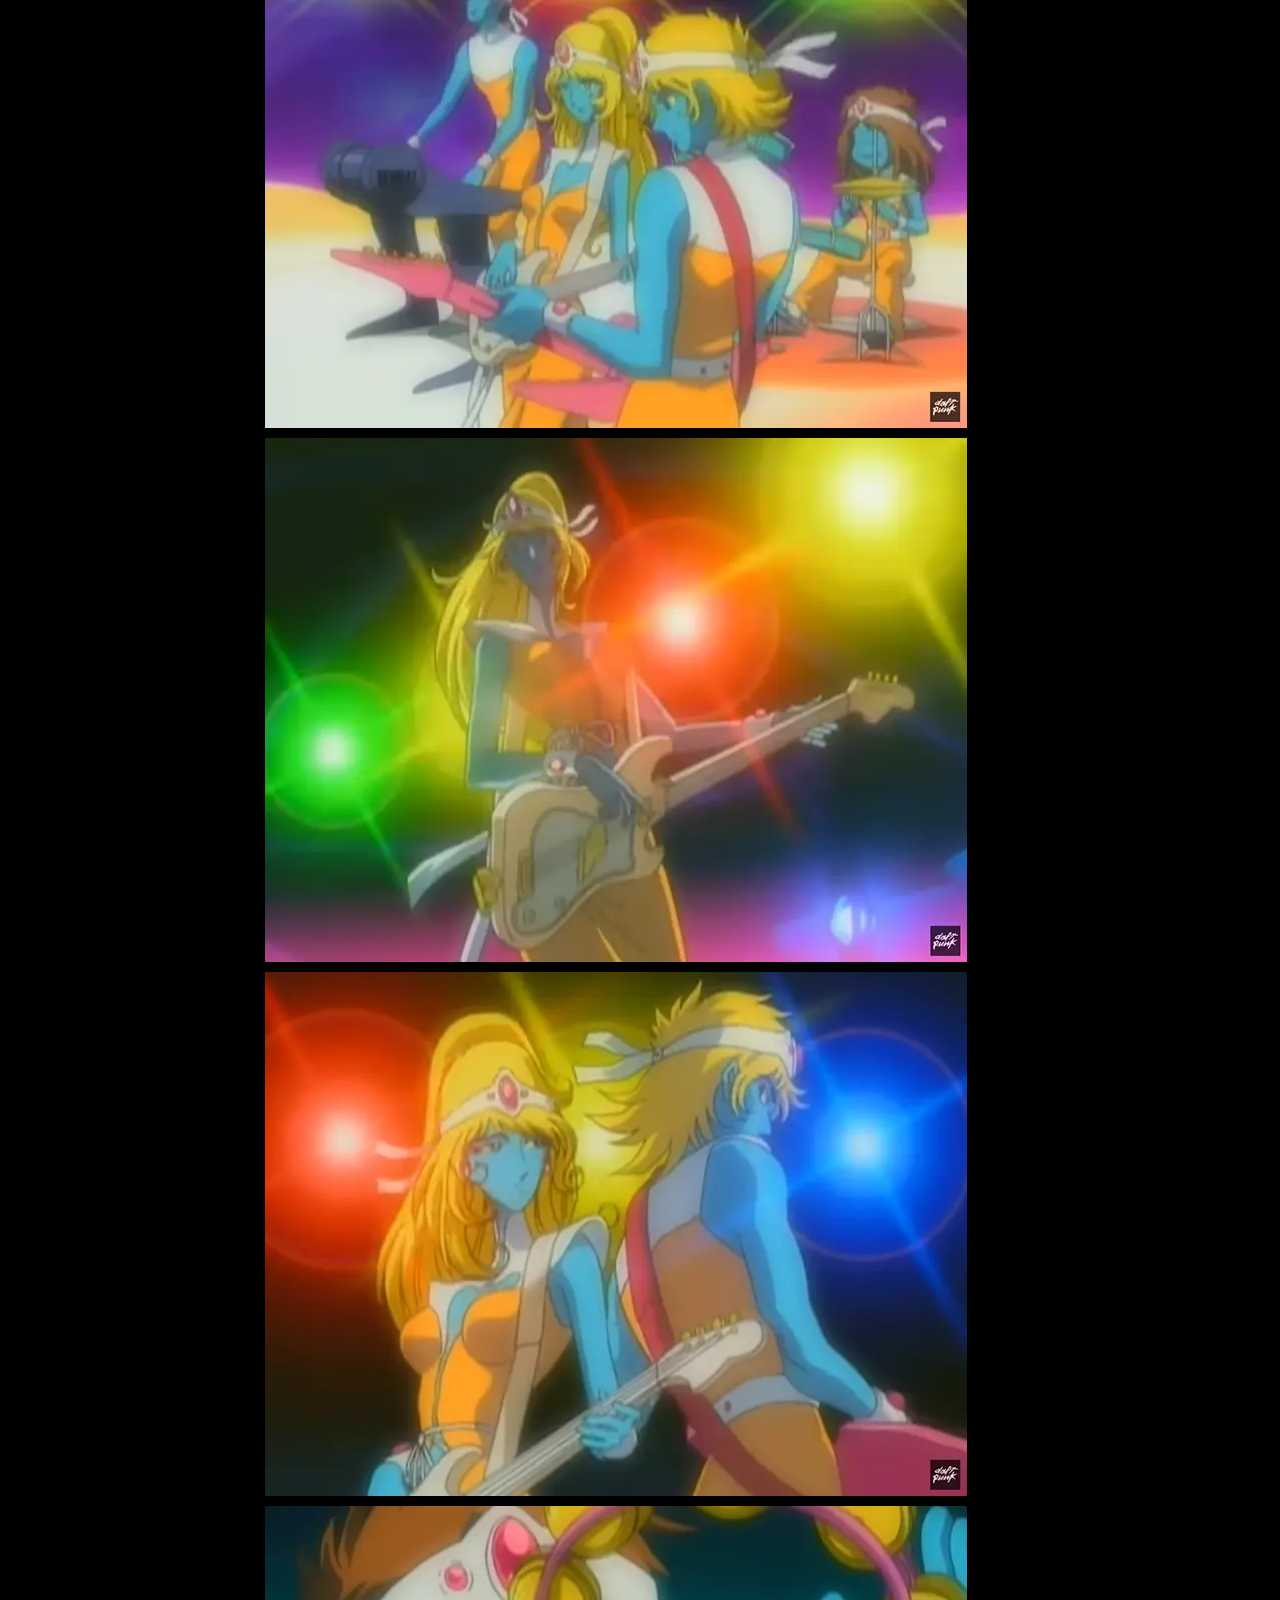
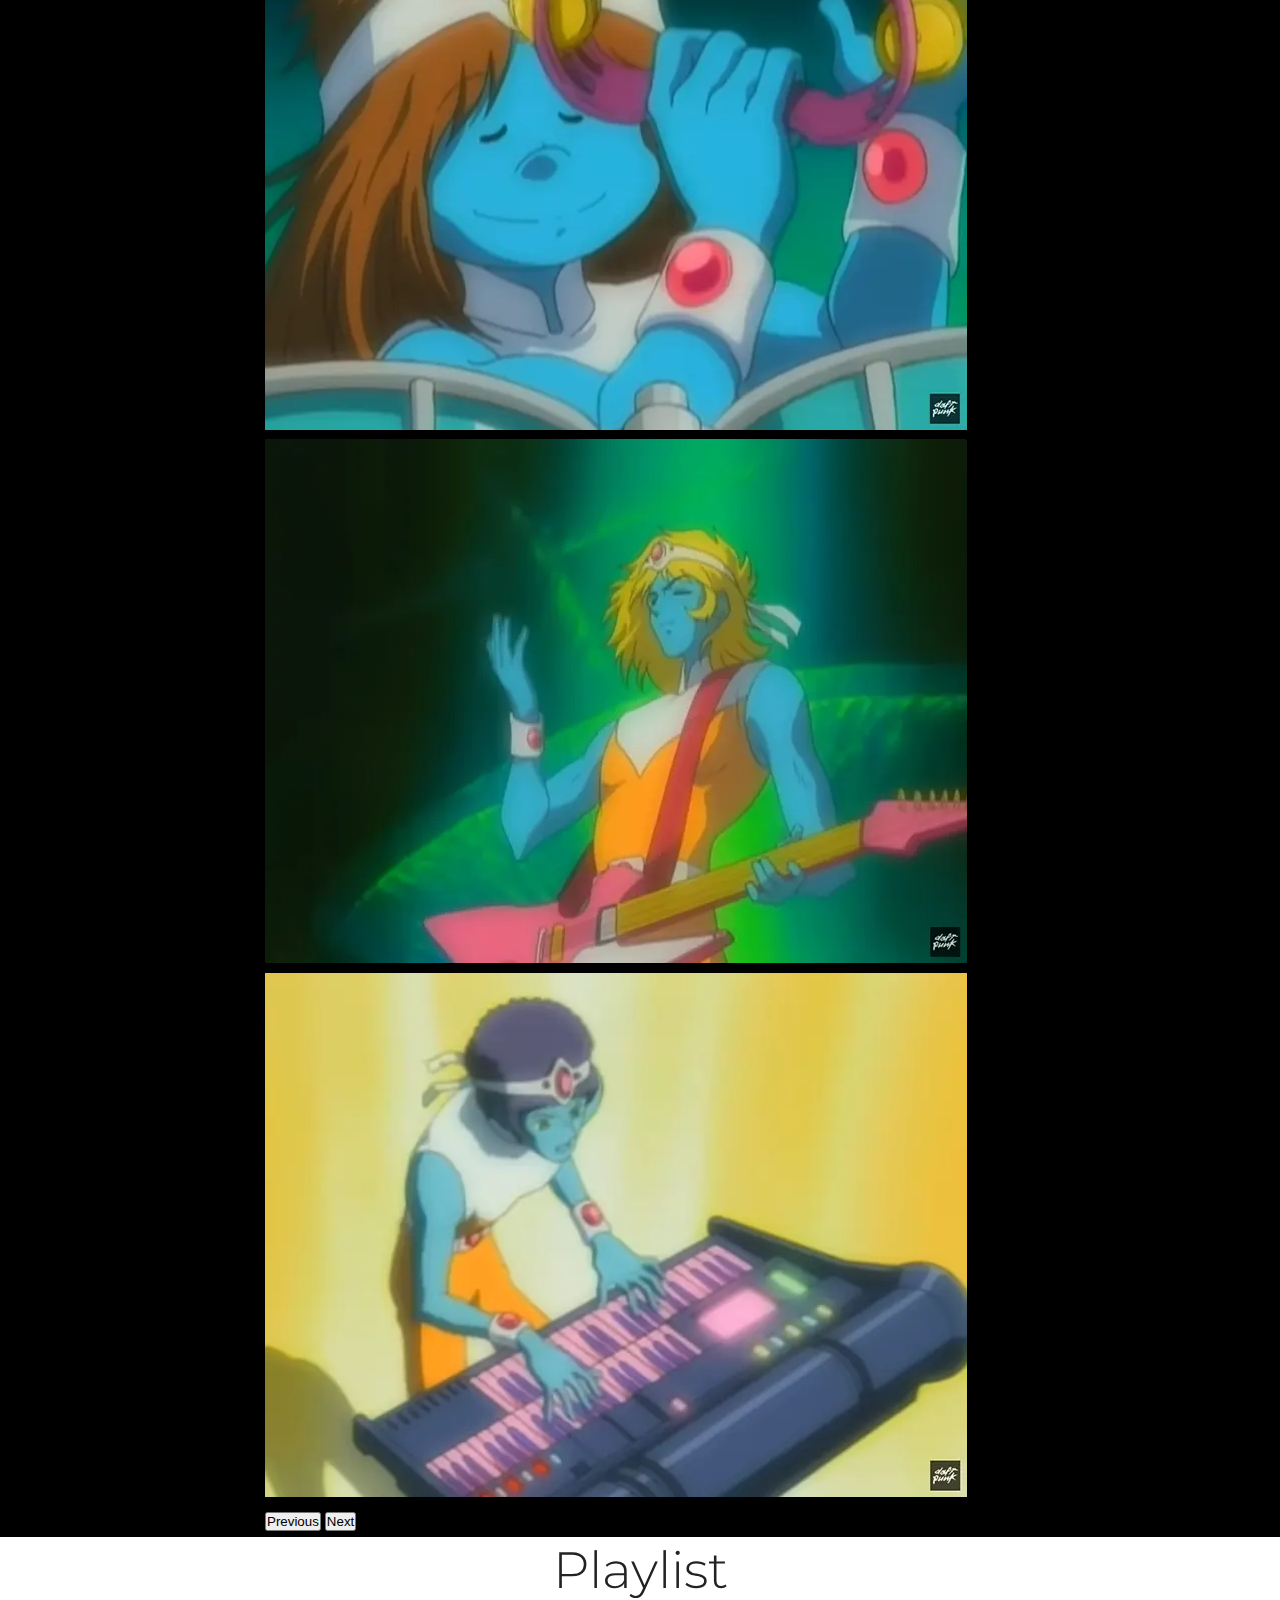
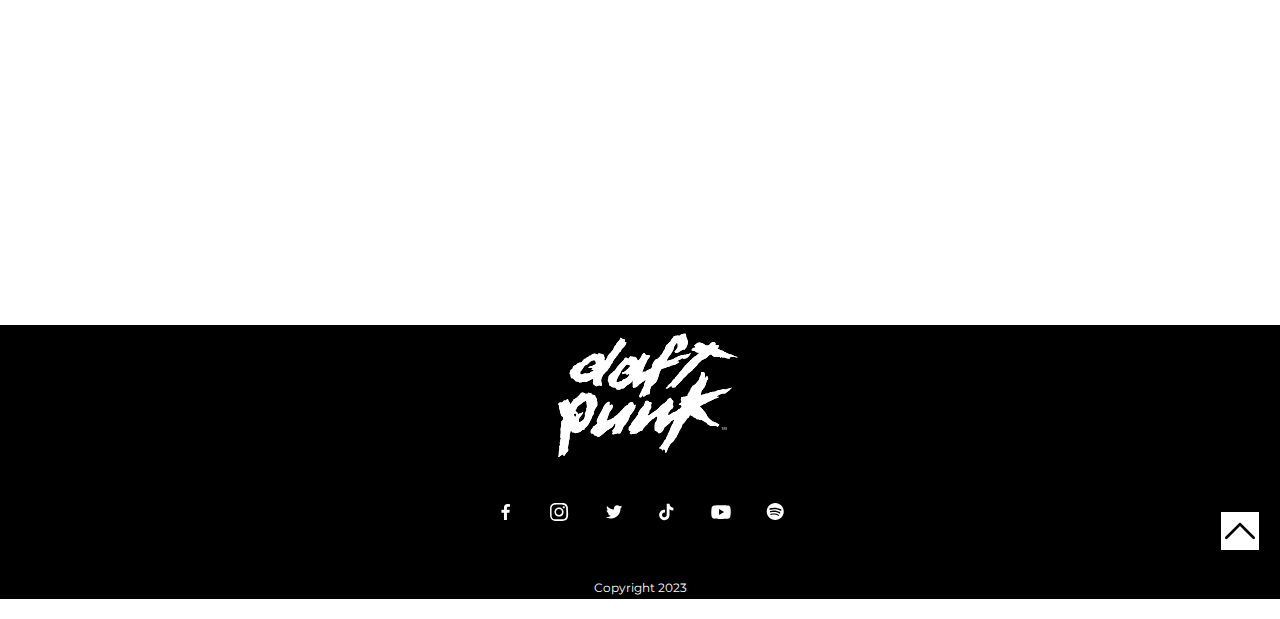
<file: pages/interstella.html>
<!DOCTYPE html>
<html lang="en">

<head>
  <meta charset="UTF-8">
  <meta name="viewport" content="width=device-width, initial-scale=1.0">
  <!-- SEO -->
  <title>Daft Punk - Interstella</title>
  <meta name="description"
    content="Daft Punk - Interstella 5555: The 5tory of the 5ecret 5tar 5ystem, largometraje de animación francojaponesa lanzada en diciembre del 2003 producido por Toei Animation supervisado por legendario Leiji Matusmoto y es la realización visual del disco Discovery">
  <meta name="keywords"
    content="Daft Punk, Interstella, largometraje, animación, Leiji Matsumoto, Discovery, música electrónica, Toei">
  <meta name="theme-color" content="#000000">
  <link rel="icon" href="../img/favicon/favicon.ico">
  <!-- Fonts -->
  <link rel="preconnect" href="https://fonts.googleapis.com">
  <link rel="preconnect" href="https://fonts.gstatic.com" crossorigin>
  <link href="https://fonts.googleapis.com/css2?family=Montserrat:wght@300;400;600;900&display=swap" rel="stylesheet">
  <!-- Bootstrap -->
  <link href="https://cdn.jsdelivr.net/npm/bootstrap@5.3.2/dist/css/bootstrap.min.css" rel="stylesheet"
    integrity="sha384-T3c6CoIi6uLrA9TneNEoa7RxnatzjcDSCmG1MXxSR1GAsXEV/Dwwykc2MPK8M2HN" crossorigin="anonymous">
  <!-- Style -->
  <link rel="stylesheet" href="../scss/style.css">
</head>

<body>

  <!-- Header -->
  <header class="header container-fluid">
    <a class="header__logo" href="../index.html"></a>
    <nav class="header__menu">
      <input type="checkbox" id="menu__mobile">
      <span class="header__icon-open"></span>
      <span class="header__icon-close"></span>
      <ul>
        <li><a class="header__link" href="../index.html">Inicio</a></li>
        <li><a class="header__link" href="./historia.html">Historia</a></li>
        <li><a class="header__link" href="./duo.html">Dúo</a></li>
        <li><a class="header__link header__link--active" href="./interstella.html">Interstella</a></li>
        <li><a class="header__link" href="./discografia.html">Discografía</a></li>
      </ul>
    </nav>
  </header>

  <!-- Main -->
  <main id="top">

    <section id="interIntro" class="intro bg--fixed">
      <div class="container-fluid">
        <h1 class="intro__title">Interstella 5555</h1>
      </div>
    </section>

    <!-- texto Interstellar -->
    <section class="section">
      <div class="container">
        <div class="row py-5">
          <div class="col-lg-6 col-md-4 p-3 p-lg-5">
            <h2 class="section__title--bio text-end"><span>01</span>Interstella 555</h2>
          </div>
          <div class="col-lg-6 col-md-8 p-3 p-lg-5">
            <p><strong>Interstella 5555: The 5tory of the 5ecret 5tar 5ystem</strong> (インターステラ5555?) es una película de
              animación
              francojaponesa, lanzada originalmente el 1 de diciembre de 2003. Esta película es la realización visual
              de Discovery, álbum de la banda francesa de música electrónica, <strong>Daft Punk</strong>.
            </p>
            <p>Cada canción del álbum se animó como un episodio en la historia del secuestro y rescate de una banda de
              pop interestelar. Cada vídeo comenzaba donde se interrumpía la historia en la secuencia anterior. No tiene
              diálogos y cuenta con ligeros efectos sonoros, tales como disparos y llantas de vehículos .
            </p>
            <p>La película fue producida por el mismo dúo Daft Punk, Cédric Hervet y Emmanuel de Buretel junto con Toei
              Animation, contando con Leiji Matsumoto como supervisor gráfico.
            </p>
            <p>Esta película fue presentada durante el 56.º Festival de Cannes.2​</p>
          </div>
        </div>

        <div class="row py-5 row--reverse">
          <div class="col-lg-6 col-md-8 p-3 p-lg-5">
            <p>Cuatro talentosos músicos extraterrestres son secuestrados por un productor discográfico que los disfraza
              de humanos.</p>
            <p>Shep, un piloto espacial enamorado de la bajista Stella, los sigue hasta la Tierra.</p>
            <p>Reprogramados para olvidar sus identidades reales y rebautizados como The Crescendolls, el grupo
              rápidamente se convierte en un gran éxito tocando pop corporativo desalmado.</p>
            <p>En un concierto, Shep logra
              liberar a todos los músicos excepto a Stella, y la banda se propone redescubrir quiénes son realmente y
              rescatar a Stella.</p>
          </div>
          <div class="col-lg-6 col-md-4 p-3 p-lg-5">
            <h2 class="section__title--bio"><span>02</span>Sinopsis</h2>
          </div>
        </div>

        <div class="row py-5">
          <div class="col-lg-6 col-md-4 p-3 p-lg-5">
            <h2 class="section__title--bio text-end"><span>03</span>Pistas</h2>
          </div>
          <div class="col-lg-6 col-md-8 p-3 p-lg-5">
            <dl>
              <dt>One More Time</dt>
              <dd>Bangalter, de Homem-Christo, Anthony Moore 5:20</dd>
              <dt>Aerodynamic</dt>
              <dd>Bangalter, de Homem-Christo 3:30</dd>
              <dt>Digital Love</dt>
              <dd>Bangalter, de Homem-Christo, Carlos Sosa, George Duke 4:58</dd>
              <dt>Harder, Better, Faster, Stronger</dt>
              <dd>Homem-Christo, Edwin Birdsong 3:44</dd>
              <dt>Crescendolls</dt>
              <dd>Bangalter, de Homem-Christo 3:29</dd>
              <dt>Nightvision</dt>
              <dd>Bangalter, de Homem-Christo 1:44</dd>
              <dt>Superhéroes</dt>
              <dd>Bangalter, de Homem-Christo, Barry Manilow, Marty Panzer 3:56</dd>
              <dt>High Life</dt>
              <dd>Bangalter, de Homem-Christo 3:20</dd>
              <dt>Something About Us</dt>
              <dd>Bangalter, de Homem-Christo 3:51</dd>
              <dt>Voyager</dt>
              <dd>Bangalter, de Homem-Christo 3:47</dd>
              <dt>Veridis Quo</dt>
              <dd>Bangalter, de Homem-Christo 5:45</dd>
              <dt>Short Circuit</dt>
              <dd>Bangalter, de Homem-Christo 3:25</dd>
              <dt>Face to Face</dt>
              <dd>Bangalter, de Homem-Christo, Todd Edwards 3:59</dd>
              <dt>Too Long</dt>
              <dd>Bangalter, de Homem-Christo, Moore 10:00</dd>
            </dl>
          </div>
        </div>
      </div>
    </section>

    <section class="section section--black">
      <div class="container">
        <div class="row py-5">
          <div class="col py-5">
            <h2 class="section__title--slide">Crescendolls</h2>
            <div id="carouselExampleControlsNoTouching" class="carousel slide" data-bs-ride="carousel">

              <div class="carousel-indicators">
                <button type="button" data-bs-target="#carouselExampleIndicators" data-bs-slide-to="0" class="active"
                  aria-current="true" aria-label="Slide 1"></button>
                <button type="button" data-bs-target="#carouselExampleIndicators" data-bs-slide-to="1"
                  aria-label="Slide 2"></button>
                <button type="button" data-bs-target="#carouselExampleIndicators" data-bs-slide-to="2"
                  aria-label="Slide 3"></button>
                <button type="button" data-bs-target="#carouselExampleIndicators" data-bs-slide-to="3"
                  aria-label="Slide 4"></button>
                <button type="button" data-bs-target="#carouselExampleIndicators" data-bs-slide-to="4"
                  aria-label="Slide 5"></button>
                <button type="button" data-bs-target="#carouselExampleIndicators" data-bs-slide-to="5"
                  aria-label="Slide 6"></button>
              </div>

              <div class="carousel-inner">
                <div class="carousel-item active">
                  <img src="../img/interestellar04.webp" class="d-block w-100" alt="Crescendolls">
                </div>
                <div class="carousel-item">
                  <img src="../img/interestellar03.webp" class="d-block w-100" alt="Stella, bajista de Crescendolls">
                </div>
                <div class="carousel-item">
                  <img src="../img/interestellar05.webp" class="d-block w-100"
                    alt="Stella, bajista, y Arpegius, guitarrista de Crescendolls">
                </div>
                <div class="carousel-item">
                  <img src="../img/interestellar06.webp" class="d-block w-100" alt="Baryl, Baterista de Crescendolls">
                </div>
                <div class="carousel-item">
                  <img src="../img/interestellar07.webp" class="d-block w-100"
                    alt="Arpegius, guitarrista de Crescendolls">
                </div>
                <div class="carousel-item">
                  <img src="../img/interestellar08.webp" class="d-block w-100" alt="Octave, tecladista de Crescendolls">
                </div>
              </div>
              <button class="carousel-control-prev" type="button" data-bs-target="#carouselExampleControlsNoTouching"
                data-bs-slide="prev">
                <span class="carousel-control-prev-icon" aria-hidden="true"></span>
                <span class="visually-hidden">Previous</span>
              </button>
              <button class="carousel-control-next" type="button" data-bs-target="#carouselExampleControlsNoTouching"
                data-bs-slide="next">
                <span class="carousel-control-next-icon" aria-hidden="true"></span>
                <span class="visually-hidden">Next</span>
              </button>
            </div>
          </div>
        </div>
      </div>
    </section>


    <section class="section section--border">
      <div class="container">
        <div class="row py-5">
          <div class="col">
            <h2 class="section__title--play">Playlist</h2>
            <iframe class="section__play" style="border-radius:12px"
              src="https://open.spotify.com/embed/album/2noRn2Aes5aoNVsU6iWThc?utm_source=generator&theme=0"
              width="100%" height="152" frameBorder="0" allowfullscreen=""
              allow="autoplay; clipboard-write; encrypted-media; fullscreen; picture-in-picture"
              loading="lazy"></iframe>
          </div>
        </div>
      </div>
    </section>

  </main>

  <!-- Footer -->
  <footer class="footer container-fluid">
    <div class="row pt-5 pb-5">
      <div class="col">
        <a href="#top" class="footer__top"><img src="../img/top.svg" alt="Volver arriba"></a>
        <img class="footer__logo" src="../img/logo.svg" alt="Logo Daft Punk">
        <ul class="footer__menu">
          <li><a href="https://www.facebook.com/" target="_blank" title="Facebook"><img src="../img/fb.svg"
                alt="Facebook"></a></li>
          <li><a href="https://www.instagram.com/" target="_blank" title="Instagram"><img src="../img/ig.svg"
                alt="Instagram"></a></li>
          <li><a href="https://twitter.com/home?lang=es" target="_blank" title="Twitter"><img src="../img/tw.svg"
                alt="Twitter"></a></li>
          <li><a href="https://www.tiktok.com/es/" target="_blank" title="TikTok"><img src="../img/tt.svg"
                alt="TikTok"></a>
          </li>
          <li><a href="https://www.youtube.com/" target="_blank" title="Youtube"><img src="../img/yt.svg"
                alt="Youtube"></a>
          </li>
          <li><a href="https://open.spotify.com/intl-es" target="_blank" title="Spotify"><img src="../img/sp.svg"
                alt="Spotify"></a></li>
        </ul>
        <p class="footer__copy">Copyright 2023</p>
      </div>
    </div>
  </footer>

  <!-- Bootstrap -->
  <script src="https://cdn.jsdelivr.net/npm/bootstrap@5.3.2/dist/js/bootstrap.bundle.min.js"
    integrity="sha384-C6RzsynM9kWDrMNeT87bh95OGNyZPhcTNXj1NW7RuBCsyN/o0jlpcV8Qyq46cDfL"
    crossorigin="anonymous"></script>
</body>

</html>
</file>
<file: scss/style.css>
/* Colores */
/* Reset */
*,
:after,
:before {
  box-sizing: border-box;
}

* {
  margin: 0;
  padding: 0;
  list-style: none;
}

:hover {
  outline: 0;
}

iframe,
img {
  border: 0;
}

dl,
ol,
ul {
  margin-top: 0;
  margin-bottom: 0;
  padding-left: 0;
}

/* General */
html {
  scroll-behavior: smooth;
}

body {
  font-family: "Montserrat", sans-serif;
  font-size: 16px;
  line-height: 1.8;
  font-weight: 400;
  color: #444;
}

p {
  margin-bottom: 20px;
}

dl dt {
  font-weight: 600;
}

strong {
  font-weight: 600;
}

/* Header */
.header {
  position: fixed;
  top: 0;
  left: 0;
  width: 100%;
  height: 80px;
  background: #000;
  display: flex;
  justify-content: space-between;
  align-items: center;
  z-index: 1;
}
.header .header__logo {
  width: 100px;
  height: 60px;
  vertical-align: middle;
  display: inline-block;
  background-image: url(../img/logo.svg);
  background-size: contain;
  background-repeat: no-repeat;
  background-position: center;
}
.header .header__menu input {
  position: absolute;
  z-index: 8;
  opacity: 0;
  transform: scale(1.5);
  cursor: pointer;
}
.header .header__menu input, .header .header__menu .header__icon-open, .header .header__menu .header__icon-close {
  position: absolute;
  top: 30px;
  right: 20px;
}
.header .header__menu .header__icon-open,
.header .header__menu .header__icon-close {
  display: block;
  width: 20px;
  height: 20px;
  background-size: contain;
  background-repeat: no-repeat;
  background-position: center;
}
.header .header__menu .header__icon-open {
  background-image: url(../img/ico-menu.svg);
}
.header .header__menu .header__icon-close {
  background-image: url(../img/ico-close.svg);
}
.header .header__menu ul {
  display: flex;
}
.header .header__menu ul li {
  margin: 0 10px;
}
.header .header__menu ul li .header__link {
  color: #fff;
  text-decoration: none;
}
.header .header__menu ul li .header__link:after {
  content: "";
  display: block;
  background: #000;
  width: 100%;
  height: 4px;
  transition: all 0.3s ease;
  margin-top: 10px;
}
.header .header__menu ul li .header__link:hover:after, .header .header__menu ul li .header__link--active:after {
  background: #fff;
  margin-top: 0;
}

/* Footer */
.footer {
  position: relative;
  text-align: center;
  background: #000;
}
.footer .footer__top {
  width: 40px;
  height: 40px;
  background: #fff;
  color: #000;
  border: 1px solid #000;
  padding: 4px;
  position: absolute;
  bottom: 3rem;
  right: 20px;
  object-fit: contain;
}
.footer .footer__top img {
  width: 30px;
  height: 30px;
  object-fit: contain;
}
.footer .footer__top:hover {
  filter: invert(100%);
  transition: all 0.3s ease;
}
.footer .footer__logo {
  width: 200px;
  height: auto;
  margin-bottom: 25px;
}
.footer .footer__menu {
  display: flex;
  justify-content: space-between;
  align-content: center;
  max-width: 300px;
  margin: 0 auto;
}
.footer .footer__menu li a {
  display: block;
  width: 30px;
  height: 30px;
}
.footer .footer__menu li a:hover img {
  transform: scale(1.2);
  transition: all 0.3s ease;
}
.footer .footer__menu li a img {
  width: 100%;
  height: auto;
}
.footer .footer__copy {
  color: #fff;
  font-size: 12px;
  margin-top: 50px;
}

/* Main */
main {
  margin-top: 80px;
  padding-bottom: 120px;
}

/* intro */
.intro {
  display: flex;
  justify-content: space-around;
  align-items: center;
}
.intro .intro__title {
  font-size: 12vw;
  font-weight: 900;
  text-align: center;
  margin: -40px 0 0;
}
.intro .intro__title span {
  display: block;
  font-size: 4vw;
  font-weight: 400;
}

#backgroundA .intro__title {
  background: #6b6b83; /* fallback for old browsers */
  background: -webkit-linear-gradient(to right, #3b8d99, #6b6b83, #aa4b6b); /* Chrome 10-25, Safari 5.1-6 */
  background: linear-gradient(to right, #3b8d99, #6b6b83, #aa4b6b); /* W3C, IE 10+/ Edge, Firefox 16+, Chrome 26+, Opera 12+, Safari 7+ */
  background-clip: text;
  -webkit-background-clip: text;
  -webkit-text-fill-color: transparent;
}

#bioIntro .intro__title {
  background: #659999; /* fallback for old browsers */
  background: -webkit-linear-gradient(to left, #cc8300, #659999); /* Chrome 10-25, Safari 5.1-6 */
  background: linear-gradient(to left, #cc8300, #659999); /* W3C, IE 10+/ Edge, Firefox 16+, Chrome 26+, Opera 12+, Safari 7+ */
  background-clip: text;
  -webkit-background-clip: text;
  -webkit-text-fill-color: transparent;
}

#duoIntro .intro__title {
  background: #659982; /* fallback for old browsers */
  background: -webkit-linear-gradient(to left, #ffba3e, #659982); /* Chrome 10-25, Safari 5.1-6 */
  background: linear-gradient(to left, #ffba3e, #659982); /* W3C, IE 10+/ Edge, Firefox 16+, Chrome 26+, Opera 12+, Safari 7+ */
  background-clip: text;
  -webkit-background-clip: text;
  -webkit-text-fill-color: transparent;
}

#interIntro .intro__title {
  background: #7aeeff; /* fallback for old browsers */
  background: -webkit-linear-gradient(to right, #7aeeff, #6b6b83, #aa4b6b); /* Chrome 10-25, Safari 5.1-6 */
  background: linear-gradient(to right, #7aeeff, #6b6b83, #aa4b6b); /* W3C, IE 10+/ Edge, Firefox 16+, Chrome 26+, Opera 12+, Safari 7+ */
  background-clip: text;
  -webkit-background-clip: text;
  -webkit-text-fill-color: transparent;
}

#discoIntro .intro__title {
  background: #6b6b83; /* fallback for old browsers */
  background: -webkit-linear-gradient(to right, #3b8d99, #6b6b83, #aa4b6b); /* Chrome 10-25, Safari 5.1-6 */
  background: linear-gradient(to right, #3b8d99, #6b6b83, #aa4b6b); /* W3C, IE 10+/ Edge, Firefox 16+, Chrome 26+, Opera 12+, Safari 7+ */
  background-clip: text;
  -webkit-background-clip: text;
  -webkit-text-fill-color: transparent;
}

/* section */
.section {
  background: #fff;
  width: 100%;
}

.section--black {
  background: #000;
}

.section--border {
  border-top: 1px solid #000;
}

.section .section__title,
.section .section__title--form,
.section .section__title--play,
.section .section__title--bio,
.section .section__title--duo,
.section .section__title--slide,
.section .section__title--disco {
  font-size: 4vw;
  font-weight: 300;
  line-height: 1.3;
  margin-bottom: 50px;
  color: #222;
}

.section .section__title--form,
.section .section__title--play,
.section .section__title--slide,
.section .section__title--disco {
  text-align: center;
}

.section .section__title--bio,
.section .section__title--duo {
  margin-bottom: 0;
}

.section .section__title--bio span {
  font-weight: 900;
  font-size: 18vw;
  line-height: 1;
  display: block;
}

.section .section__title--duo {
  margin-top: 20px;
}

.section .section__title--slide {
  color: #fff;
}

/* section slide */
.section .section__form {
  width: 350px;
  margin: 0 auto;
  text-align: left;
}
.section .section__form label {
  margin-bottom: 10px;
}
.section .section__form input {
  display: block;
  padding: 10px 8px;
  margin-bottom: 10px;
  width: 100%;
}
.section .section__form input[type=checkbox] {
  display: inline-block;
  width: 20px;
}
.section .section__form input[type=submit] {
  width: 150px;
  margin: 20px auto;
  text-transform: uppercase;
  background: #000;
  color: #fff;
  border-color: #000;
  transition: all 0.3s ease;
}
.section .section__form input[type=submit]:hover {
  background: #fff;
  color: #000;
  border-color: #000;
}

/* section slide */
.section .section__play {
  display: block;
  width: 350px;
  margin: 0 auto;
}

/* section slide */
.section .slide {
  max-width: 750px;
  margin: 0 auto;
}

/* section grid */
.section .section__grid {
  display: grid;
  grid-template-columns: 1fr 1fr 1fr;
  grid-template-rows: 1fr 1fr 1fr;
  column-gap: 30px;
  row-gap: 30px;
}
.section .section__grid .grid__item {
  overflow: hidden;
  position: relative;
}
.section .section__grid .grid__item img {
  transition: all 0.4s ease-in-out;
}
.section .section__grid .grid__item .grid__item-title {
  display: flex;
  align-items: center;
  background: #000;
  width: 100%;
  height: 100%;
  padding: 20px;
  position: absolute;
  top: 0;
  left: 0;
  opacity: 0;
  transition: opacity 0.7s ease-in-out;
}
.section .section__grid .grid__item .grid__item-title h3 {
  width: 100%;
  text-align: center;
  margin: 0;
  color: #fff;
  font-size: 24px;
}
.section .section__grid .grid__item:hover img {
  transform: scale(2);
  transition: all 0.4s ease-in-out;
}
.section .section__grid .grid__item:hover .grid__item-title {
  opacity: 1;
  transition: opacity 0.7s ease-in-out;
}

/* para fondos fijos */
.bg--fixed {
  height: 100vh;
  background-attachment: fixed;
}

/* fondo fixed Index A */
#backgroundA {
  overflow: hidden;
  background-repeat: no-repeat;
  background-position: center center;
  background-size: cover;
  background-image: url(../img/bgA.webp);
}

/* fondo fixed Index B */
#backgroundB {
  overflow: hidden;
  background-repeat: no-repeat;
  background-position: center center;
  background-size: cover;
  background-image: url(../img/bgB.webp);
}

/* fondo fixed Index C */
#backgroundC {
  overflow: hidden;
  background-repeat: no-repeat;
  background-position: center center;
  background-size: cover;
  background-image: url(../img/bgC.webp);
}

/* fondo fixed Biografia */
#bioIntro {
  overflow: hidden;
  background-repeat: no-repeat;
  background-position: center center;
  background-size: cover;
  background-image: url(../img/bioIntro.webp);
}

/* fondo fixed Duo */
#duoIntro {
  overflow: hidden;
  background-repeat: no-repeat;
  background-position: center center;
  background-size: cover;
  background-image: url(../img/duoIntro.webp);
}

/* fondo fixed Interestella */
#interIntro {
  overflow: hidden;
  background-repeat: no-repeat;
  background-position: center center;
  background-size: cover;
  background-image: url(../img/interIntro.webp);
}

/* fondo fixed discografia */
#discoIntro {
  overflow: hidden;
  background-repeat: no-repeat;
  background-position: center center;
  background-size: cover;
  background-image: url(../img/discoIntro.webp);
}

/* para rows */
.row--reverse {
  display: flex;
}

/* Media Queries */
@media (min-width: 768px) {
  .header .header__menu input,
  .header .header__menu .header__icon-open,
  .header .header__menu .header__icon-close {
    display: none;
  }
}
@media (max-width: 1024px) {
  .intro .intro__title {
    font-size: 14vw;
  }
  .intro .intro__title span {
    font-size: 6vw;
  }
  .bg--fixed {
    height: 50vh;
    background-attachment: scroll;
  }
  .section .section__grid .grid__item .grid__item-title h3 {
    font-size: 16px;
  }
}
@media (max-width: 767px) {
  /* Header */
  .header .header__menu input {
    display: block;
  }
  .header .header__menu input ~ .header__icon-close,
  .header .header__menu input:checked + .header__icon-open {
    display: none;
  }
  .header .header__menu input:checked ~ .header__icon-close {
    display: block;
  }
  .header .header__menu ul {
    visibility: hidden;
    flex-direction: column;
    background: #000;
    height: calc(100vh - 80px);
    width: 80%;
    position: absolute;
    padding: 0 20px;
    transition: all 0.3s ease-out;
    top: 80px;
    right: -767px;
    text-align: right;
  }
  .header .header__menu input:checked ~ ul {
    visibility: visible;
    top: 80px;
    right: 0;
  }
  .header .header__menu ul li {
    margin: 10px;
  }
  /* Footer */
  .footer .footer__top {
    width: 30px;
    height: 30px;
    padding: 0;
  }
  .footer .footer__top img {
    width: 20px;
    height: 20px;
  }
  .footer .footer__logo {
    width: 100px;
  }
  .footer .footer__copy {
    margin-top: 30px;
  }
  /* Main */
  main {
    padding-bottom: 80px;
  }
  .bg--fixed {
    height: 30vh;
  }
  .section .section__title,
  .section .section__title--form,
  .section .section__title--bio,
  .section .section__title--play,
  .section .section__title--duo,
  .section .section__title--slide,
  .section .section__title--disco {
    font-size: 32px;
    text-align: center !important;
  }
  .row--reverse {
    flex-direction: column-reverse;
  }
  .section .section__grid {
    grid-template-columns: 1fr 1fr;
    grid-template-rows: 1fr 1fr;
    column-gap: 20px;
    row-gap: 20px;
  }
  .section .section__grid .grid__item .grid__item-title h3 {
    font-size: 14px;
  }
}
@media (max-width: 375px) {
  .section .section__form,
  .section .section__play {
    width: 100%;
  }
}/*# sourceMappingURL=style.css.map */
</file>
